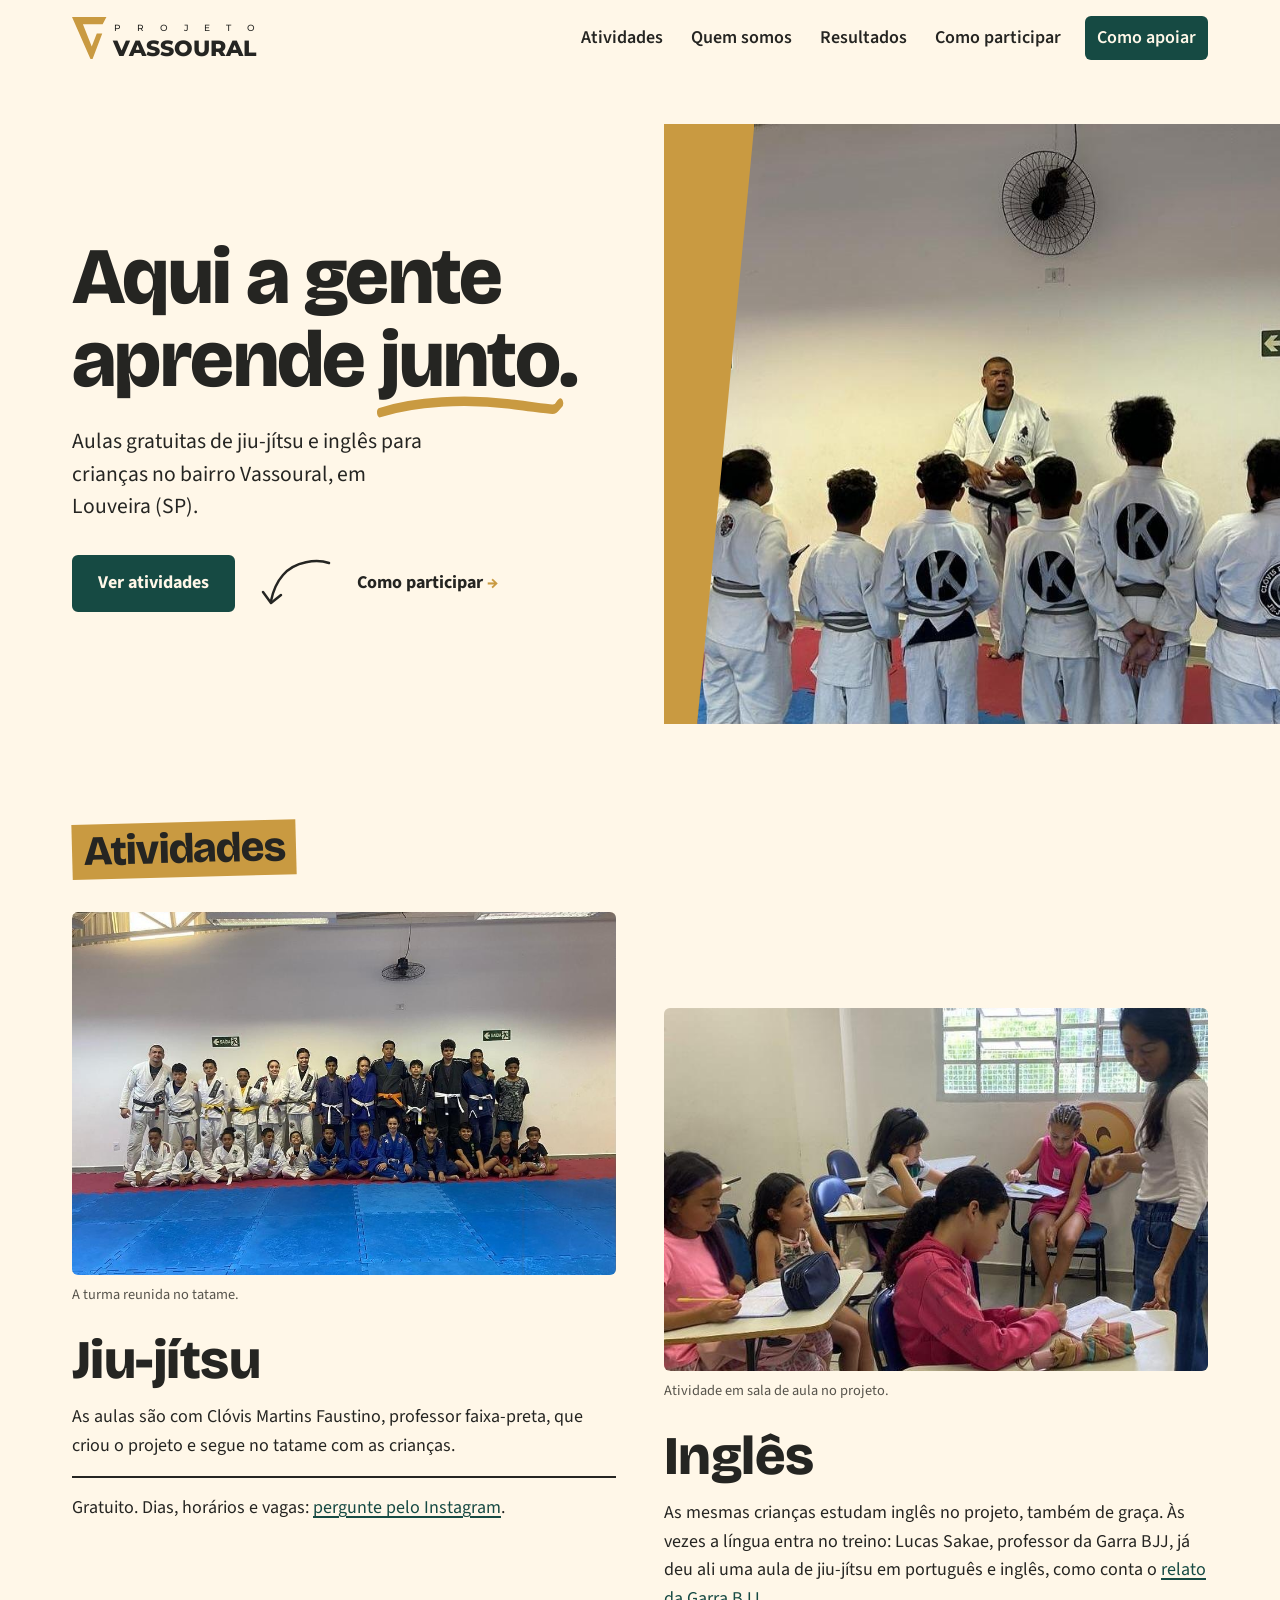
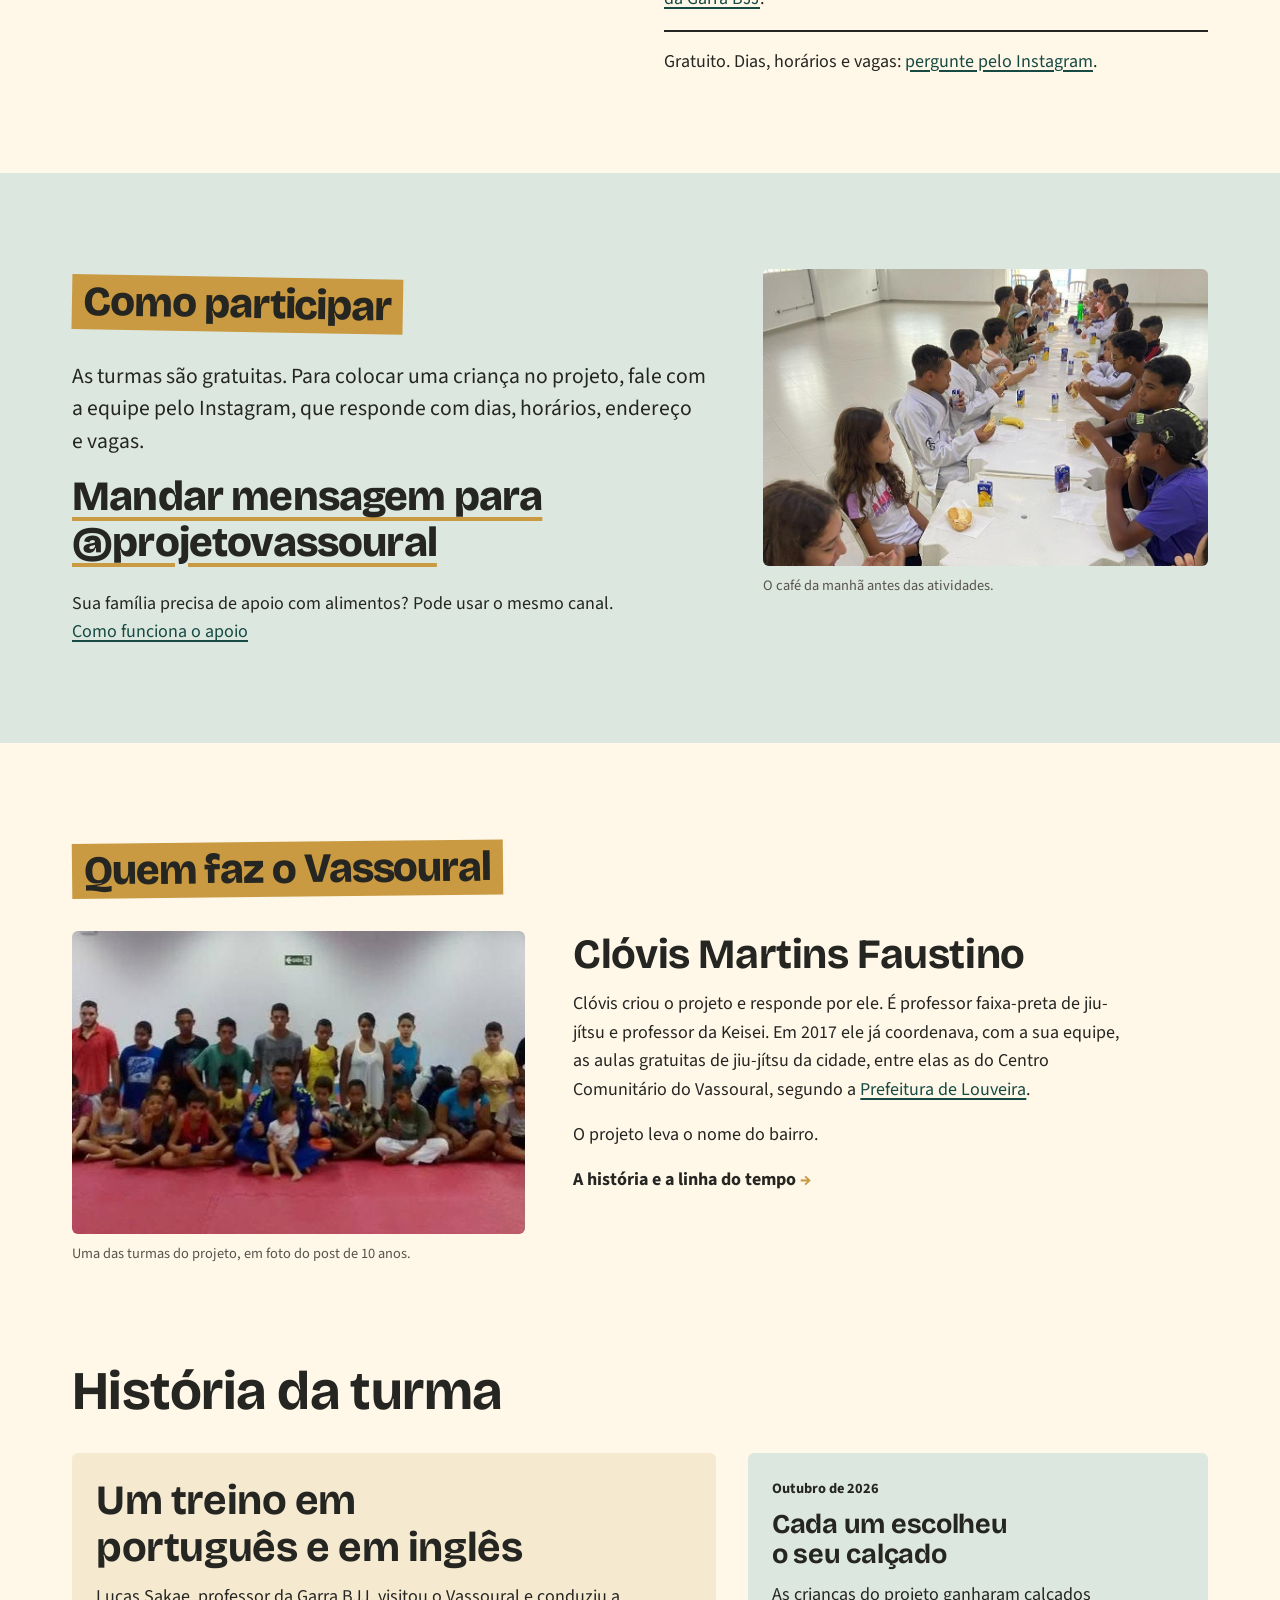
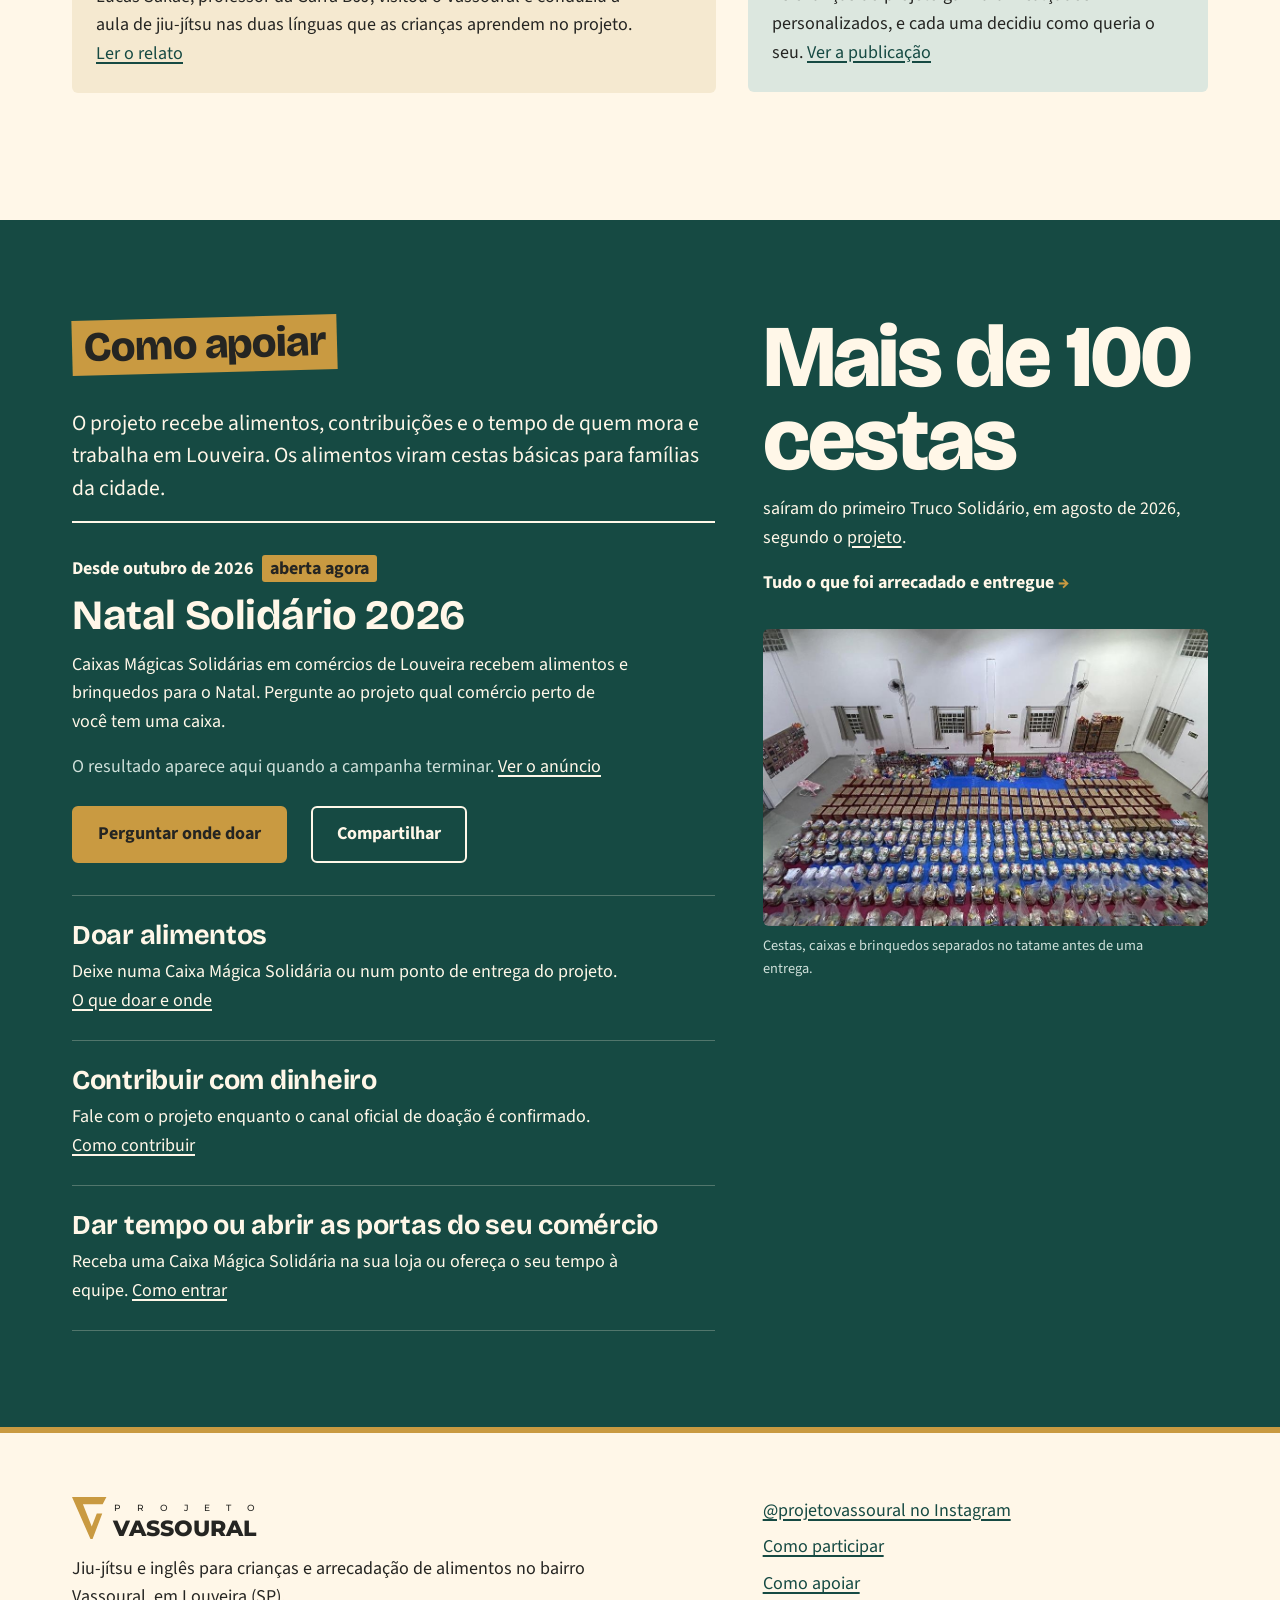
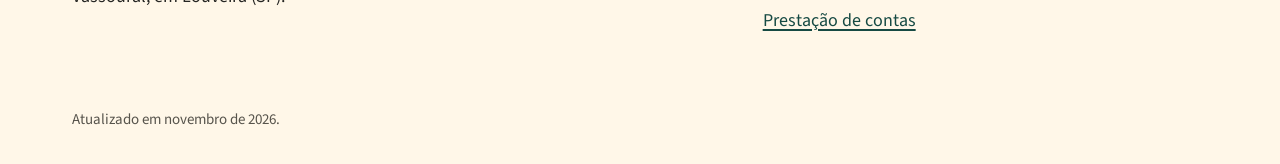
<file: index.html>
<!doctype html>
<html lang="pt-BR">
<head>
<meta charset="utf-8">
<meta name="viewport" content="width=device-width, initial-scale=1">
<title>Projeto Vassoural · Jiu-jítsu e inglês para crianças em Louveira</title>
<meta name="robots" content="noindex"><!-- tirar quando o site for validado -->
<meta name="description" content="Aulas gratuitas de jiu-jítsu e inglês para crianças no bairro Vassoural, em Louveira (SP), e arrecadação de alimentos para famílias da cidade.">
<script>(function(){var m=/[?&]previa=(1|0)/.exec(location.search),v=m&&m[1];try{if(m)sessionStorage.setItem("previa",m[1]);v=sessionStorage.getItem("previa");}catch(e){}if(v==="1")document.documentElement.classList.add("previa");})();</script>
<link rel="preconnect" href="https://fonts.googleapis.com">
<link rel="preconnect" href="https://fonts.gstatic.com" crossorigin>
<link rel="stylesheet" href="https://fonts.googleapis.com/css2?family=Bricolage+Grotesque:opsz,wght@12..96,600..800&family=Source+Sans+3:ital,wght@0,400..700;1,400&family=Montserrat:wght@500;800&display=swap">
<link rel="stylesheet" href="css/site.css">
<script src="js/dados.js" defer></script>
<script src="js/site.js" defer></script>
</head>
<body>
<a class="pular" href="#conteudo">Pular para o conteúdo</a>
<header class="topo">
  <div class="envoltorio">
    <a class="marca" href="index.html" aria-label="Projeto Vassoural, página inicial">
      <svg viewBox="0 0 440 100" aria-hidden="true"><path fill="#c99a41" d="M0 0H82L73 17H26L47 70L59 39H72L49 100H44Z"/><text x="100" y="33" font-family="Montserrat, sans-serif" font-weight="500" font-size="21" textLength="336" lengthAdjust="spacing" fill="currentColor">PROJETO</text><text x="98" y="94" font-family="Montserrat, sans-serif" font-weight="800" font-size="52" textLength="340" lengthAdjust="spacingAndGlyphs" fill="currentColor">VASSOURAL</text></svg>
    </a>
    <nav class="nav" aria-label="Principal">
      <button class="menu-botao" type="button" aria-expanded="false" aria-controls="nav-extra">Menu</button>
      <div class="nav-extra" id="nav-extra">
        <a href="index.html#atividades">Atividades</a>
        <a href="quem-somos.html">Quem somos</a>
        <a href="resultados.html">Resultados</a>
      </div>
      <a class="nav-participar" href="participar.html">Como participar</a>
      <a class="nav-apoiar" href="apoiar.html">Como apoiar</a>
    </nav>
  </div>
</header>

<main id="conteudo">

  <section class="abertura" aria-labelledby="titulo">
    <div class="envoltorio">
      <div>
        <h1 id="titulo">Aqui a gente aprende <span class="marcado">junto<svg viewBox="0 0 200 16" preserveAspectRatio="none" aria-hidden="true"><path d="M3 11C40 4 95 2 148 6S188 10 197 5" fill="none" stroke="#c99a41" stroke-width="6" stroke-linecap="round"/></svg></span>.</h1>
        <p class="lead">Aulas gratuitas de jiu-jítsu e inglês para crianças no bairro Vassoural, em Louveira (SP).</p>
        <div class="botoes">
          <a class="botao" href="#atividades">Ver atividades</a>
          <svg class="seta-mao" viewBox="0 0 74 54" aria-hidden="true"><path d="M70 6C58 2 36 4 24 18 17 26 14 34 12 44" fill="none" stroke="currentColor" stroke-width="2.5" stroke-linecap="round"/><path d="M4 35 12 46 22 38" fill="none" stroke="currentColor" stroke-width="2.5" stroke-linecap="round" stroke-linejoin="round"/></svg>
          <a class="link-seta" href="participar.html">Como participar</a>
        </div>
      </div>
      <figure class="abertura-foto" data-foto-nota="Foto 1 · provisória do Instagram">
        <img src="img/treino-roda.jpg" alt="Professor de quimono conversa com uma fila de crianças de quimono branco no tatame" width="945" height="722" style="object-position:50% 72%">
      </figure>
    </div>
  </section>

  <section class="secao envoltorio" id="atividades" aria-labelledby="atividades-titulo">
    <h2 id="atividades-titulo" class="titulo-fita"><span class="fita">Atividades</span></h2>
    <div class="atividades">
      <article class="atividade">
        <figure class="foto" data-foto-nota="Foto 2 · provisória do Instagram"><img src="img/turma-tatame.jpg" alt="Turma de crianças e adolescentes de quimono posa no tatame azul e vermelho com o professor" width="947" height="724" loading="lazy"><figcaption>A turma reunida no tatame.</figcaption></figure>
        <h3>Jiu-jítsu</h3>
        <p>As aulas são com Clóvis Martins Faustino, professor faixa-preta, que criou o projeto e segue no tatame com as crianças.</p>
        <p class="pratico" data-turma="jiu-jitsu"></p>
      </article>
      <article class="atividade">
        <figure class="foto" data-foto-nota="Foto 3 · provisória do Instagram"><img src="img/aula-ingles.jpg" alt="Crianças escrevem em carteiras numa sala de aula, acompanhadas por uma professora" width="720" height="541" loading="lazy"><figcaption>Atividade em sala de aula no projeto.</figcaption></figure>
        <h3>Inglês</h3>
        <p>As mesmas crianças estudam inglês no projeto, também de graça. Às vezes a língua entra no treino: Lucas Sakae, professor da Garra BJJ, já deu ali uma aula de jiu-jítsu em português e inglês, como conta o <a data-fonte="garra-relato">relato da Garra BJJ</a>.</p>
        <p class="pratico" data-turma="ingles"></p>
      </article>
    </div>
    <p class="apoio" data-pendente="outras atividades confirmadas pela equipe (oficinas etc.), com foto no mesmo recorte" style="margin-top:48px">[Outras atividades do projeto]</p>
  </section>

  <section class="secao faixa-nevoa" aria-labelledby="participar-titulo">
    <div class="envoltorio grade">
      <div class="c-7">
        <h2 id="participar-titulo" class="titulo-fita giro-direita"><span class="fita">Como participar</span></h2>
        <p class="lead">As turmas são gratuitas. Para colocar uma criança no projeto, fale com a equipe pelo Instagram, que responde com dias, horários, endereço e vagas.</p>
        <ul class="turmas" id="turmas"></ul>
        <p class="contato-grande"><a data-contato="mensagem" href="https://ig.me/m/projetovassoural" rel="noopener">Mandar mensagem para @projetovassoural</a></p>
        <p>Sua família precisa de apoio com alimentos? Pode usar o mesmo canal. <a href="participar.html#apoio">Como funciona o apoio</a></p>
      </div>
      <div class="c-5">
        <figure class="foto" data-foto-nota="Foto 4 · provisória do Instagram (falta a da entrada)"><img src="img/cafe-da-manha.jpg" alt="Crianças tomam café da manhã numa mesa comprida, algumas de quimono" width="945" height="722" loading="lazy"><figcaption>O café da manhã antes das atividades.</figcaption></figure>
      </div>
    </div>
  </section>

  <section class="secao envoltorio" aria-labelledby="quem-titulo">
    <h2 id="quem-titulo" class="titulo-fita giro-leve"><span class="fita">Quem faz o Vassoural</span></h2>
    <div class="pessoa">
      <figure class="foto" data-foto-nota="Foto 5 · provisória do Instagram (falta o retrato de Clóvis)"><img src="img/turma-inicio.jpg" alt="Grupo de crianças e adolescentes posa no tatame vermelho com um professor de quimono azul" width="785" height="523" loading="lazy"><figcaption>Uma das turmas do projeto, em foto do post de 10 anos.</figcaption></figure>
      <div>
        <h3>Clóvis Martins Faustino</h3>
        <p>Clóvis criou o projeto e responde por ele. É professor faixa-preta de jiu-jítsu e professor da Keisei. Em 2017 ele já coordenava, com a sua equipe, as aulas gratuitas de jiu-jítsu da cidade, entre elas as do Centro Comunitário do Vassoural, segundo a <a data-fonte="prefeitura-clovis-2017">Prefeitura de Louveira</a>.</p>
        <p>O projeto leva o nome do bairro. <span data-pendente="a história de como surgiu o nome, contada pela equipe">[Como surgiu o nome Projeto Vassoural]</span></p>
        <p data-pendente="equipe atual: professores, voluntários e responsáveis pelas cestas">[Quem divide o trabalho com Clóvis hoje]</p>
        <p><a class="link-seta" href="quem-somos.html">A história e a linha do tempo</a></p>
      </div>
    </div>

    <h3 style="font-size:var(--t-3xl);margin:96px 0 32px">História da turma</h3>
    <div class="historias">
      <article class="historia historia--grande">
        <div class="foto-vaga" role="img" aria-label="Espaço da foto da aula bilíngue" data-pendente="Foto 6: foto da visita de Lucas Sakae">[Foto: Lucas Sakae com a turma]</div>
        <div class="historia-corpo">
          <p class="historia-data" data-pendente="data da visita">[Data]</p>
          <h3>Um treino em português e em inglês</h3>
          <p>Lucas Sakae, professor da Garra BJJ, visitou o Vassoural e conduziu a aula de jiu-jítsu nas duas línguas que as crianças aprendem no projeto. <a data-fonte="garra-relato">Ler o relato</a></p>
        </div>
      </article>
      <article class="historia historia--nevoa">
        <div class="historia-corpo">
          <p class="historia-data">Outubro de 2026</p>
          <h3>Cada um escolheu o seu calçado</h3>
          <p>As crianças do projeto ganharam calçados personalizados, e cada uma decidiu como queria o seu. <a data-fonte="acao-outubro-2026">Ver a publicação</a></p>
        </div>
      </article>
      <article class="historia historia--carvao" data-pendente="relato curto de uma criança ou responsável, autorizado para o site">
        <div class="historia-corpo">
          <p class="historia-data">[Nome, idade, turma]</p>
          <h3>[Na voz da turma]</h3>
          <p>[Um relato curto sobre a primeira aula, uma conquista no tatame ou algo feito na aula de inglês.]</p>
        </div>
      </article>
    </div>
  </section>

  <section class="secao faixa-petroleo" aria-labelledby="apoiar-titulo">
    <div class="envoltorio grade">
      <div class="c-7">
        <h2 id="apoiar-titulo" class="titulo-fita"><span class="fita">Como apoiar</span></h2>
        <p class="lead">O projeto recebe alimentos, contribuições e o tempo de quem mora e trabalha em Louveira. Os alimentos viram cestas básicas para famílias da cidade.</p>
        <div id="campanha-destaque"></div>
        <ul class="formas">
          <li><h3>Doar alimentos</h3><p>Deixe numa Caixa Mágica Solidária ou num ponto de entrega do projeto. <a href="apoiar.html#alimentos">O que doar e onde</a></p></li>
          <li><h3>Contribuir com dinheiro</h3><p>Fale com o projeto enquanto o canal oficial de doação é confirmado. <a href="apoiar.html#dinheiro">Como contribuir</a></p></li>
          <li><h3>Dar tempo ou abrir as portas do seu comércio</h3><p>Receba uma Caixa Mágica Solidária na sua loja ou ofereça o seu tempo à equipe. <a href="apoiar.html#tempo">Como entrar</a></p></li>
        </ul>
      </div>
      <div class="c-5">
        <p class="numero-grande">Mais de 100 cestas</p>
        <p>saíram do primeiro Truco Solidário, em agosto de 2026, segundo o <a data-fonte="truco-2026">projeto</a>.</p>
        <p data-pendente="como o torneio virou arrecadação e quem recebeu as cestas">[Como o torneio virou arrecadação e para quem foram as cestas]</p>
        <p><a class="link-seta" href="resultados.html">Tudo o que foi arrecadado e entregue</a></p>
        <figure class="foto" style="margin-top:32px" data-foto-nota="Foto 7 · provisória do Instagram"><img src="img/cestas-natal.jpg" alt="Cestas de alimentos, caixas e brinquedos enfileirados no tatame, vistos de cima" width="947" height="724" loading="lazy"><figcaption>Cestas, caixas e brinquedos separados no tatame antes de uma entrega.</figcaption></figure>
      </div>
    </div>
  </section>

</main>

<footer class="rodape">
  <div class="envoltorio grade">
    <div class="c-7">
      <a class="marca" href="index.html" aria-label="Projeto Vassoural, página inicial">
        <svg viewBox="0 0 440 100" aria-hidden="true"><path fill="#c99a41" d="M0 0H82L73 17H26L47 70L59 39H72L49 100H44Z"/><text x="100" y="33" font-family="Montserrat, sans-serif" font-weight="500" font-size="21" textLength="336" lengthAdjust="spacing" fill="currentColor">PROJETO</text><text x="98" y="94" font-family="Montserrat, sans-serif" font-weight="800" font-size="52" textLength="340" lengthAdjust="spacingAndGlyphs" fill="currentColor">VASSOURAL</text></svg>
      </a>
      <p>Jiu-jítsu e inglês para crianças e arrecadação de alimentos no bairro Vassoural, em Louveira (SP).</p>
    </div>
    <div class="c-5">
      <ul>
        <li><a data-contato="instagram" href="https://www.instagram.com/projetovassoural/" rel="noopener">@projetovassoural no Instagram</a></li>
        <li><a href="participar.html">Como participar</a></li>
        <li><a href="apoiar.html">Como apoiar</a></li>
        <li><a href="resultados.html#contas">Prestação de contas</a></li>
        <li class="so-previa"><a href="pendencias.html">Pendências da prévia</a></li>
      </ul>
    </div>
    <small class="c-12">Atualizado em novembro de 2026.</small>
  </div>
</footer>
</body>
</html>
</file>
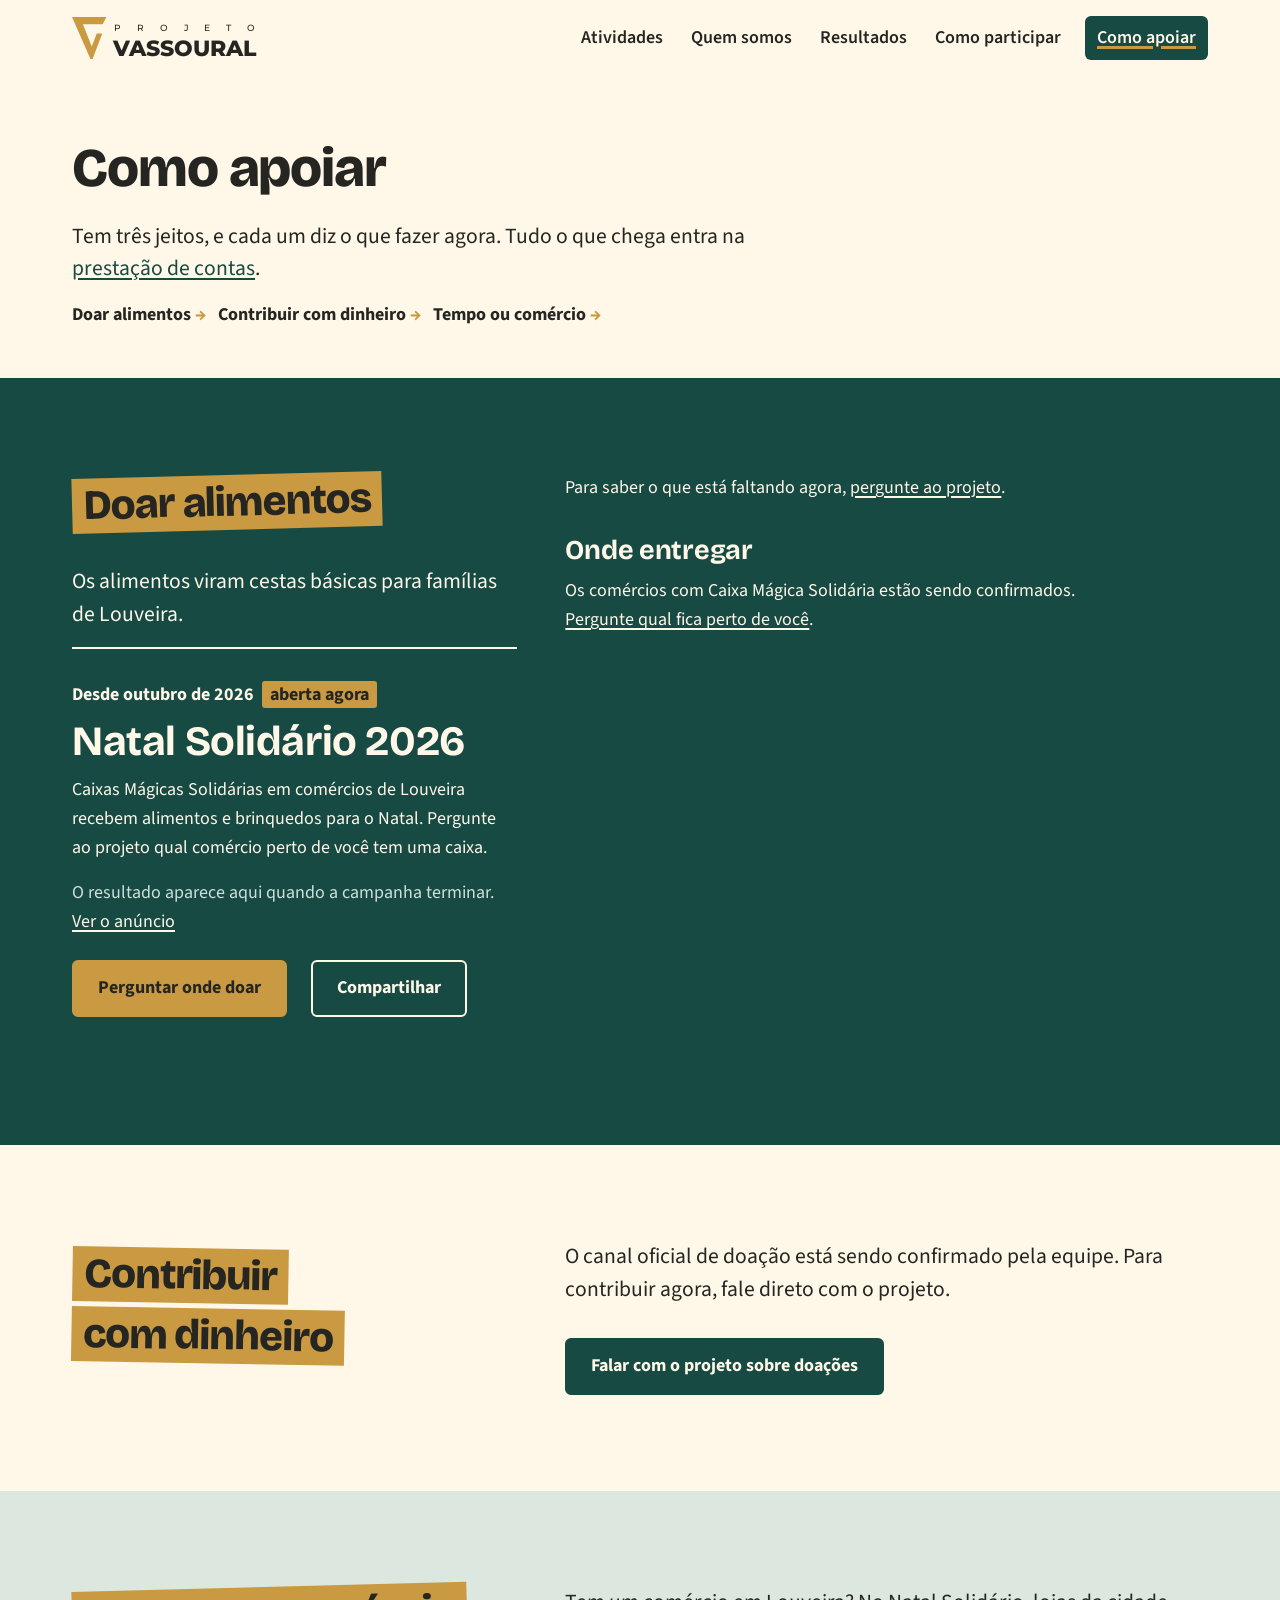
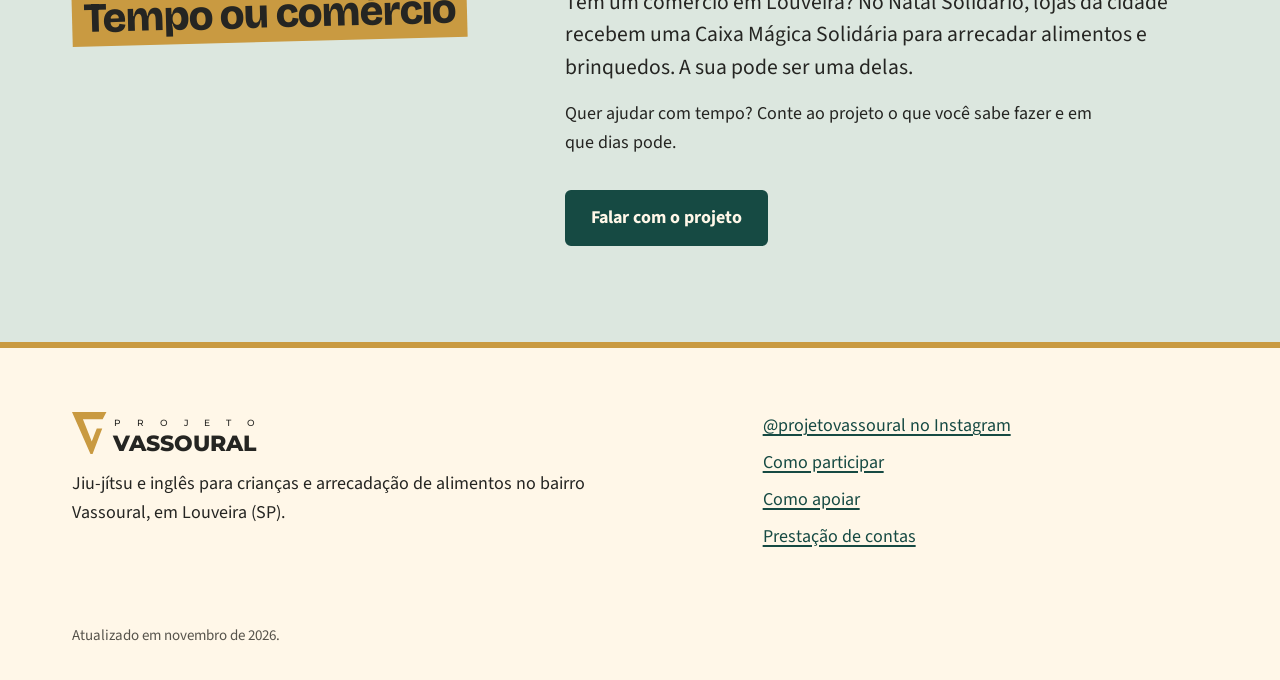
<file: apoiar.html>
<!doctype html>
<html lang="pt-BR">
<head>
<meta charset="utf-8">
<meta name="viewport" content="width=device-width, initial-scale=1">
<title>Como apoiar · Projeto Vassoural</title>
<meta name="robots" content="noindex"><!-- tirar quando o site for validado -->
<meta name="description" content="Doe alimentos, contribua com dinheiro ou ofereça tempo e o seu comércio ao Projeto Vassoural, em Louveira (SP).">
<script>(function(){var m=/[?&]previa=(1|0)/.exec(location.search),v=m&&m[1];try{if(m)sessionStorage.setItem("previa",m[1]);v=sessionStorage.getItem("previa");}catch(e){}if(v==="1")document.documentElement.classList.add("previa");})();</script>
<link rel="preconnect" href="https://fonts.googleapis.com">
<link rel="preconnect" href="https://fonts.gstatic.com" crossorigin>
<link rel="stylesheet" href="https://fonts.googleapis.com/css2?family=Bricolage+Grotesque:opsz,wght@12..96,600..800&family=Source+Sans+3:ital,wght@0,400..700;1,400&family=Montserrat:wght@500;800&display=swap">
<link rel="stylesheet" href="css/site.css">
<script src="js/dados.js" defer></script>
<script src="js/site.js" defer></script>
</head>
<body>
<a class="pular" href="#conteudo">Pular para o conteúdo</a>
<header class="topo">
  <div class="envoltorio">
    <a class="marca" href="index.html" aria-label="Projeto Vassoural, página inicial">
      <svg viewBox="0 0 440 100" aria-hidden="true"><path fill="#c99a41" d="M0 0H82L73 17H26L47 70L59 39H72L49 100H44Z"/><text x="100" y="33" font-family="Montserrat, sans-serif" font-weight="500" font-size="21" textLength="336" lengthAdjust="spacing" fill="currentColor">PROJETO</text><text x="98" y="94" font-family="Montserrat, sans-serif" font-weight="800" font-size="52" textLength="340" lengthAdjust="spacingAndGlyphs" fill="currentColor">VASSOURAL</text></svg>
    </a>
    <nav class="nav" aria-label="Principal">
      <button class="menu-botao" type="button" aria-expanded="false" aria-controls="nav-extra">Menu</button>
      <div class="nav-extra" id="nav-extra">
        <a href="index.html#atividades">Atividades</a>
        <a href="quem-somos.html">Quem somos</a>
        <a href="resultados.html">Resultados</a>
      </div>
      <a class="nav-participar" href="participar.html">Como participar</a>
      <a class="nav-apoiar" href="apoiar.html" aria-current="page">Como apoiar</a>
    </nav>
  </div>
</header>

<main id="conteudo">


  <section class="secao--curta envoltorio" style="padding-top:64px">
    <h1 style="font-size:var(--t-3xl);max-width:16ch">Como apoiar</h1>
    <p class="lead" style="margin-top:24px">Tem três jeitos, e cada um diz o que fazer agora. Tudo o que chega entra na <a href="resultados.html#contas">prestação de contas</a>.</p>
    <p style="margin-top:16px"><a class="link-seta" href="#alimentos">Doar alimentos</a> &nbsp; <a class="link-seta" href="#dinheiro">Contribuir com dinheiro</a> &nbsp; <a class="link-seta" href="#tempo">Tempo ou comércio</a></p>
  </section>

  <section class="secao faixa-petroleo" id="alimentos" aria-labelledby="alimentos-titulo">
    <div class="envoltorio grade">
      <div class="c-5">
        <h2 id="alimentos-titulo" class="titulo-fita"><span class="fita">Doar alimentos</span></h2>
        <p class="lead">Os alimentos viram cestas básicas para famílias de Louveira.</p>
        <div id="campanha-destaque"></div>
      </div>
      <div class="c-7">
        <div data-itens data-pendente="lista de itens aceitos confirmada pela equipe (a lista abaixo é uma sugestão)">
          <h3 style="margin-bottom:12px">O que doar</h3>
          <ul class="itens" id="itens-aceitos"></ul>
        </div>
        <p id="itens-publico">Para saber o que está faltando agora, <a data-contato="mensagem" href="https://ig.me/m/projetovassoural" rel="noopener">pergunte ao projeto</a>.</p>
        <h3 id="pontos" style="margin:32px 0 12px">Onde entregar</h3>
        <ul class="pontos" id="pontos-entrega"></ul>
        <p id="pontos-vazio">Os comércios com Caixa Mágica Solidária estão sendo confirmados. <a data-contato="mensagem" href="https://ig.me/m/projetovassoural" rel="noopener">Pergunte qual fica perto de você</a>.</p>
      </div>
    </div>
  </section>

  <section class="secao envoltorio" id="dinheiro" aria-labelledby="dinheiro-titulo">
    <div class="grade">
      <div class="c-5">
        <h2 id="dinheiro-titulo" class="titulo-fita giro-direita"><span class="fita">Contribuir com dinheiro</span></h2>
      </div>
      <div class="c-7">
        <div id="pix"></div>
        <div id="pix-publico">
          <p class="lead">O canal oficial de doação está sendo confirmado pela equipe. Para contribuir agora, fale direto com o projeto.</p>
          <div class="botoes"><a class="botao" data-contato="mensagem" href="https://ig.me/m/projetovassoural" rel="noopener">Falar com o projeto sobre doações</a></div>
        </div>
        <p class="so-previa apoio" data-pendente="titular e chave do Pix (ou link de pagamento); ativar em js/dados.js → pix" style="margin-top:24px">Quando o Pix for ativado, aqui aparecem o nome do recebedor, o QR Code e o botão Copiar código Pix.</p>
        <div id="apoio-mensal" data-pendente="apoio mensal, se a equipe aprovar" style="margin-top:48px">
          <h3 style="margin-bottom:12px">Apoio todo mês</h3>
          <p data-texto>Uma contribuição fixa ajuda o projeto a planejar as atividades com antecedência, sabendo com quanto pode contar antes de cada campanha.</p>
          <a class="botao botao--linha" data-link href="#" hidden>Quero apoiar todo mês</a>
        </div>
      </div>
    </div>
  </section>

  <section class="secao faixa-nevoa" id="tempo" aria-labelledby="tempo-titulo">
    <div class="envoltorio grade">
      <div class="c-5">
        <h2 id="tempo-titulo" class="titulo-fita"><span class="fita">Tempo ou comércio</span></h2>
      </div>
      <div class="c-7">
        <p class="lead">Tem um comércio em Louveira? No Natal Solidário, lojas da cidade recebem uma Caixa Mágica Solidária para arrecadar alimentos e brinquedos. A sua pode ser uma delas.</p>
        <p>Quer ajudar com tempo? Conte ao projeto o que você sabe fazer e em que dias pode.</p>
        <p class="apoio" data-pendente="funções de voluntariado abertas e quem coordena">[Funções abertas agora e quem coordena os voluntários]</p>
        <div class="botoes"><a class="botao" data-contato="mensagem" href="https://ig.me/m/projetovassoural" rel="noopener">Falar com o projeto</a></div>
      </div>
    </div>
  </section>

</main>

<footer class="rodape">
  <div class="envoltorio grade">
    <div class="c-7">
      <a class="marca" href="index.html" aria-label="Projeto Vassoural, página inicial">
        <svg viewBox="0 0 440 100" aria-hidden="true"><path fill="#c99a41" d="M0 0H82L73 17H26L47 70L59 39H72L49 100H44Z"/><text x="100" y="33" font-family="Montserrat, sans-serif" font-weight="500" font-size="21" textLength="336" lengthAdjust="spacing" fill="currentColor">PROJETO</text><text x="98" y="94" font-family="Montserrat, sans-serif" font-weight="800" font-size="52" textLength="340" lengthAdjust="spacingAndGlyphs" fill="currentColor">VASSOURAL</text></svg>
      </a>
      <p>Jiu-jítsu e inglês para crianças e arrecadação de alimentos no bairro Vassoural, em Louveira (SP).</p>
    </div>
    <div class="c-5">
      <ul>
        <li><a data-contato="instagram" href="https://www.instagram.com/projetovassoural/" rel="noopener">@projetovassoural no Instagram</a></li>
        <li><a href="participar.html">Como participar</a></li>
        <li><a href="apoiar.html">Como apoiar</a></li>
        <li><a href="resultados.html#contas">Prestação de contas</a></li>
        <li class="so-previa"><a href="pendencias.html">Pendências da prévia</a></li>
      </ul>
    </div>
    <small class="c-12">Atualizado em novembro de 2026.</small>
  </div>
</footer>
</body>
</html>
</file>
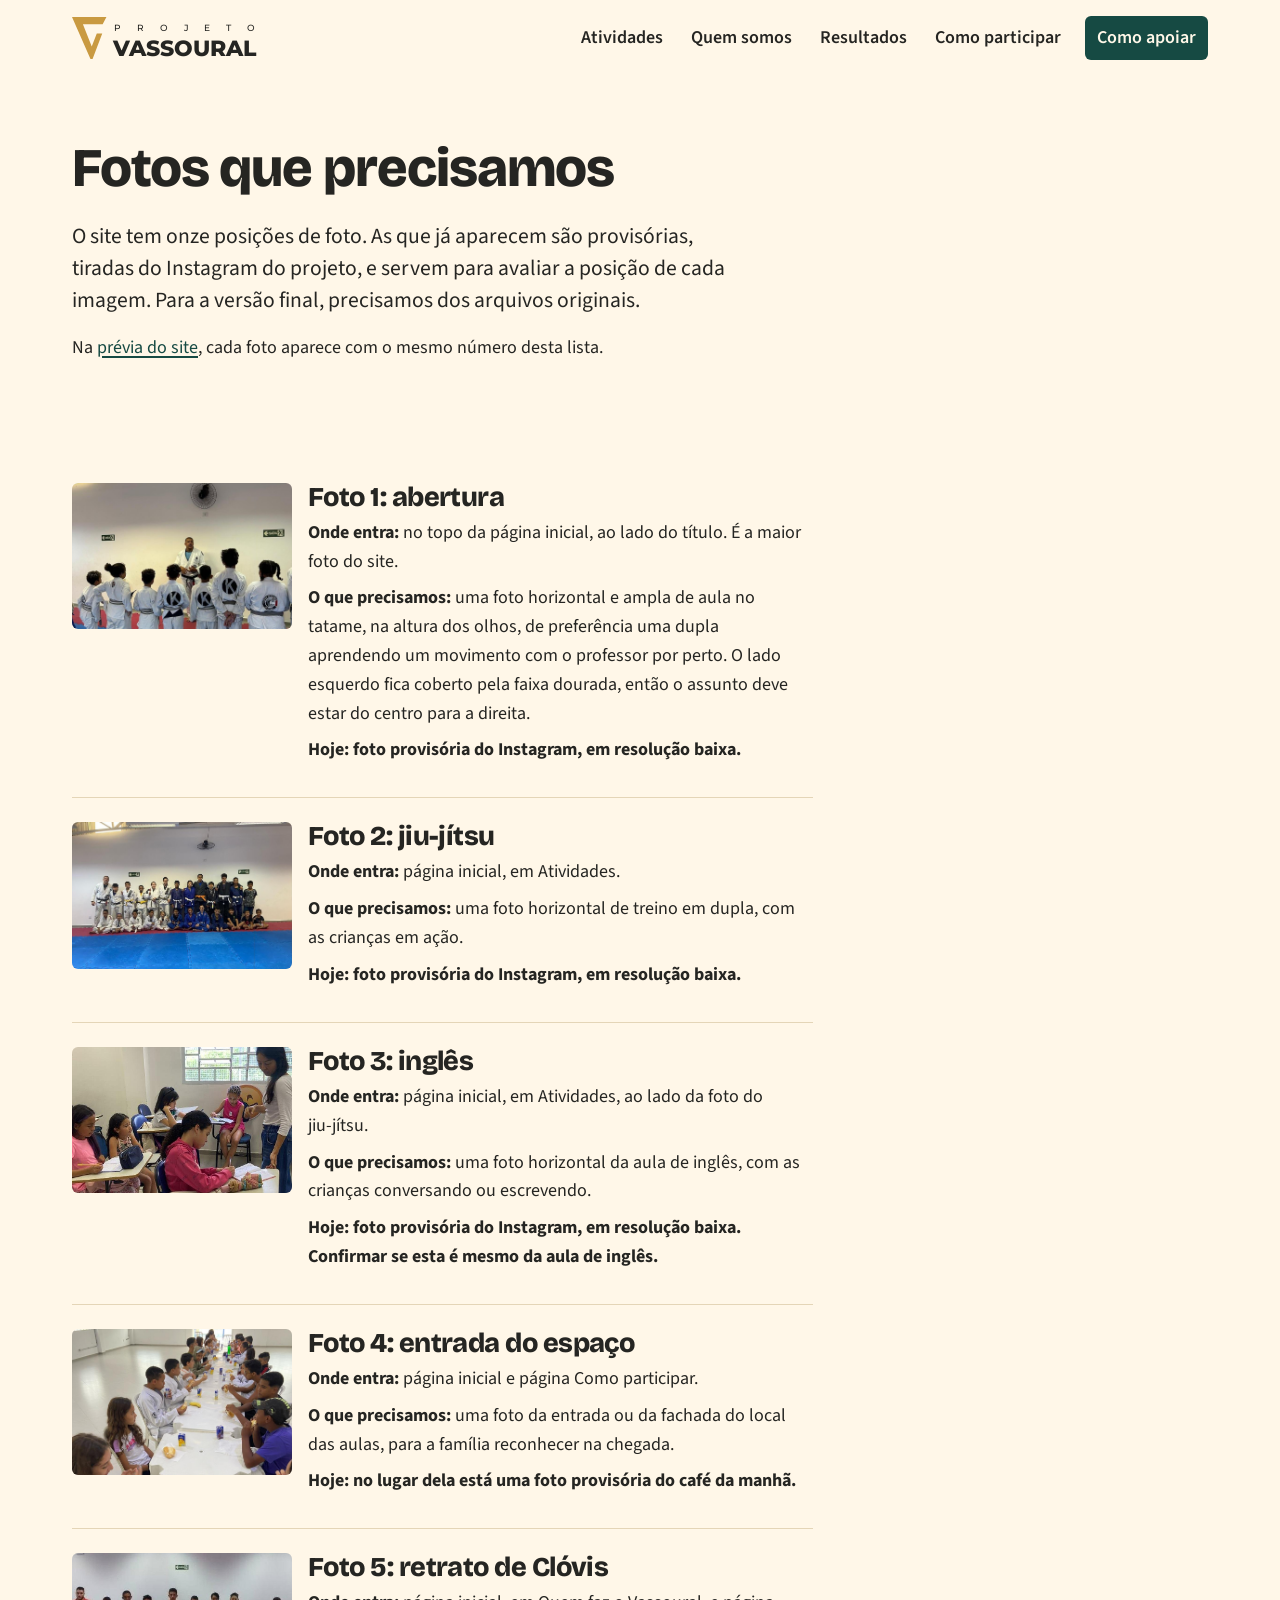
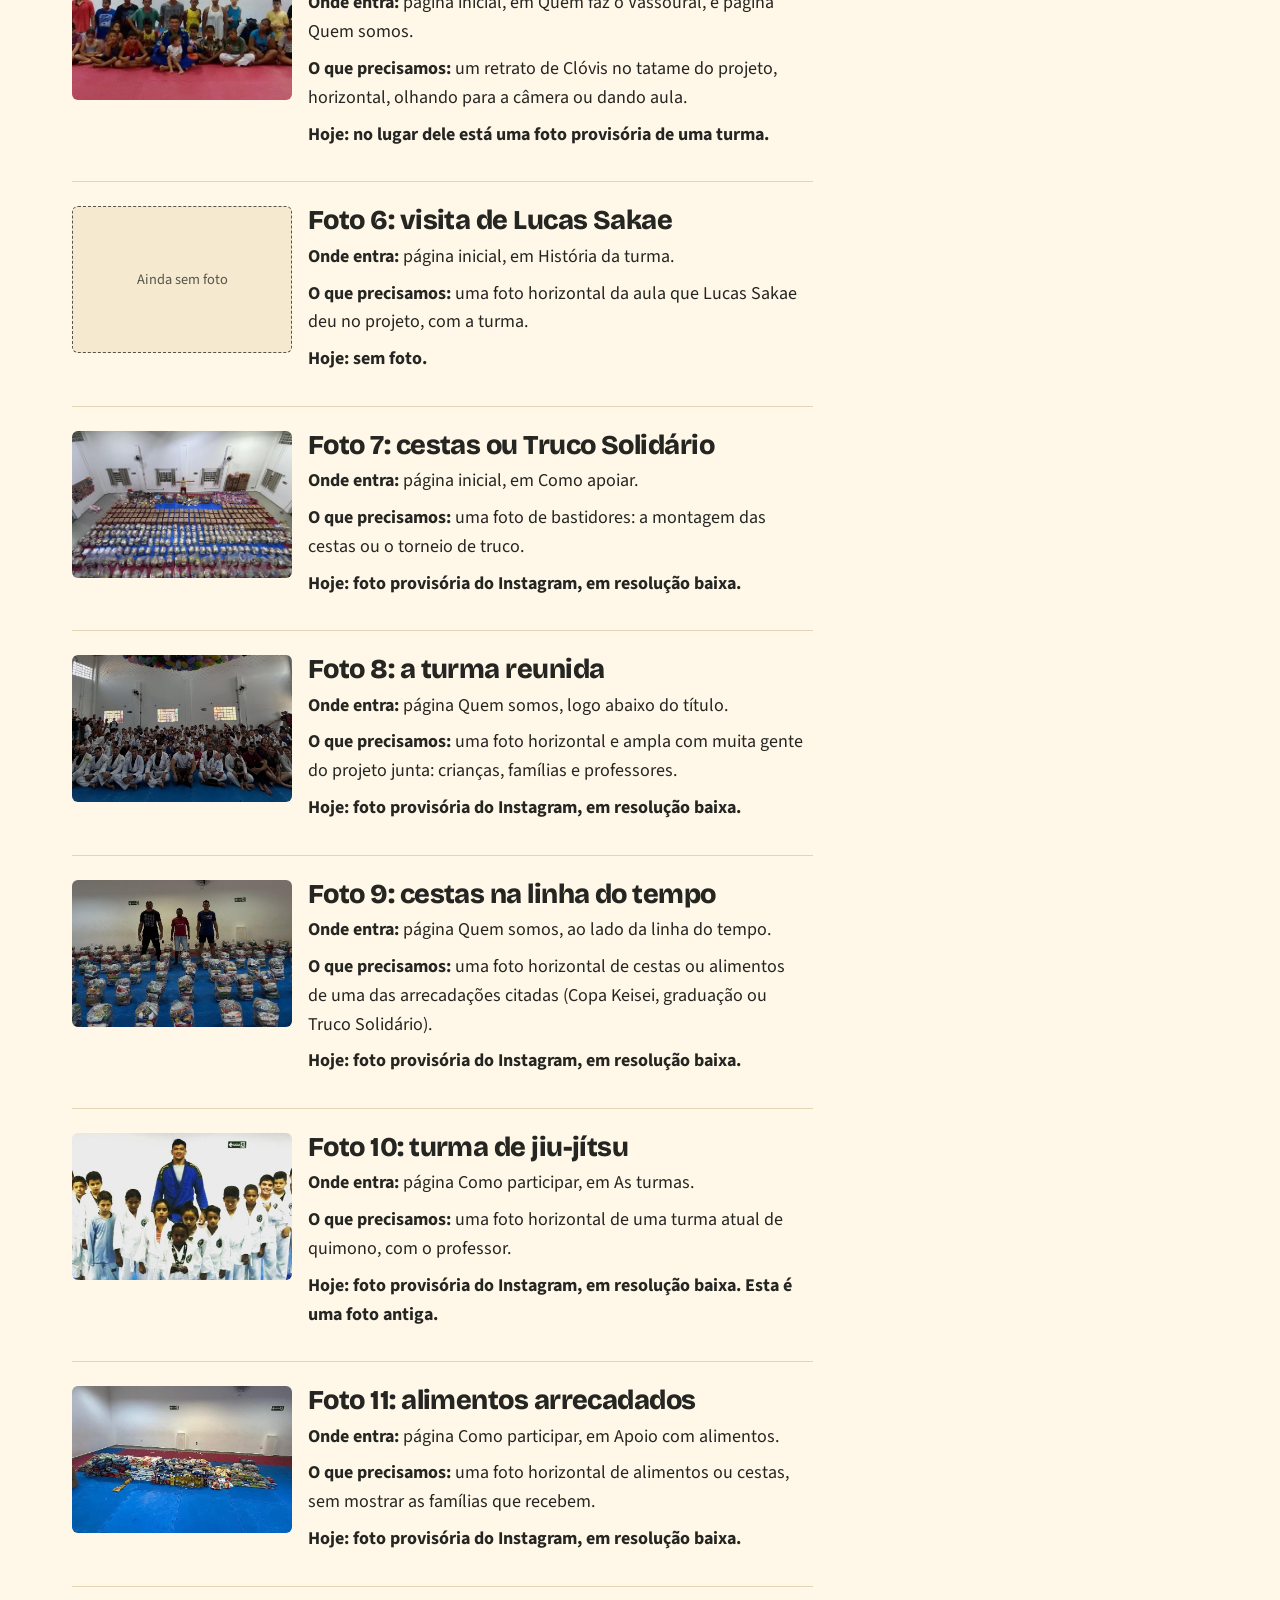
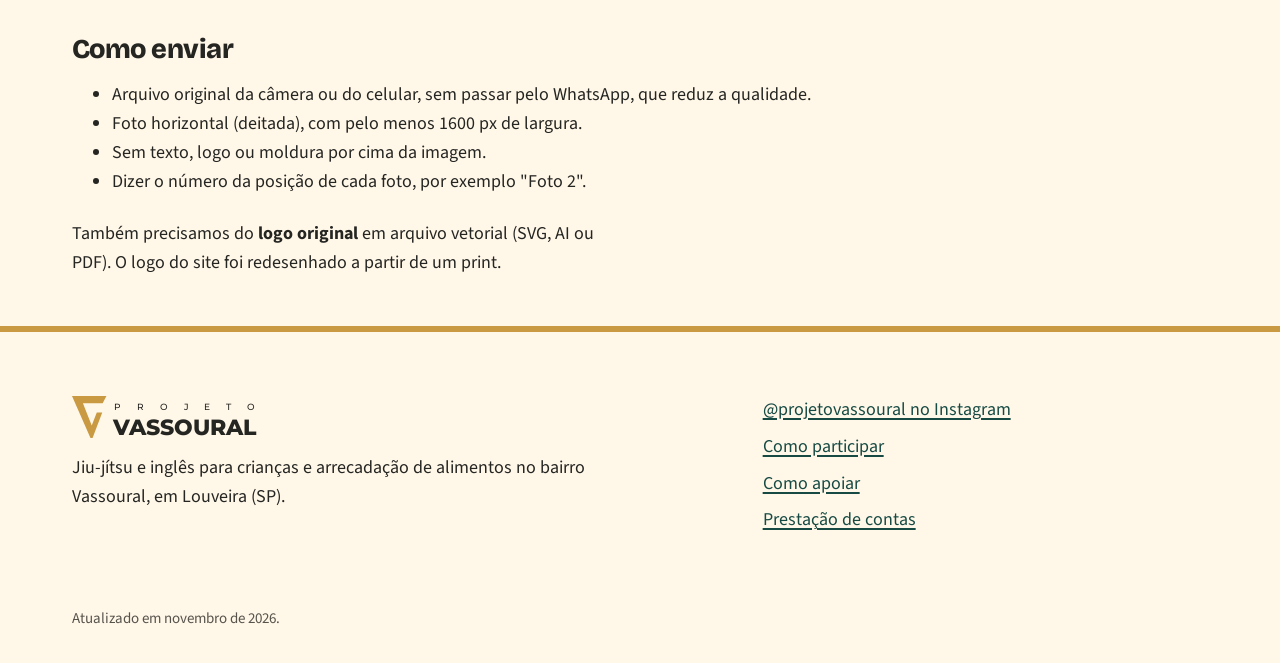
<file: fotos.html>
<!doctype html>
<html lang="pt-BR">
<head>
<meta charset="utf-8">
<meta name="viewport" content="width=device-width, initial-scale=1">
<title>Fotos que precisamos · Projeto Vassoural</title>
<meta name="robots" content="noindex">
<meta name="description" content="Lista das fotos que o site do Projeto Vassoural precisa, com a posição de cada uma.">
<script>(function(){var m=/[?&]previa=(1|0)/.exec(location.search),v=m&&m[1];try{if(m)sessionStorage.setItem("previa",m[1]);v=sessionStorage.getItem("previa");}catch(e){}if(v==="1")document.documentElement.classList.add("previa");})();</script>
<link rel="preconnect" href="https://fonts.googleapis.com">
<link rel="preconnect" href="https://fonts.gstatic.com" crossorigin>
<link rel="stylesheet" href="https://fonts.googleapis.com/css2?family=Bricolage+Grotesque:opsz,wght@12..96,600..800&family=Source+Sans+3:ital,wght@0,400..700;1,400&family=Montserrat:wght@500;800&display=swap">
<link rel="stylesheet" href="css/site.css">
<script src="js/dados.js" defer></script>
<script src="js/site.js" defer></script>
</head>
<body>
<a class="pular" href="#conteudo">Pular para o conteúdo</a>
<header class="topo">
  <div class="envoltorio">
    <a class="marca" href="index.html" aria-label="Projeto Vassoural, página inicial">
      <svg viewBox="0 0 440 100" aria-hidden="true"><path fill="#c99a41" d="M0 0H82L73 17H26L47 70L59 39H72L49 100H44Z"/><text x="100" y="33" font-family="Montserrat, sans-serif" font-weight="500" font-size="21" textLength="336" lengthAdjust="spacing" fill="currentColor">PROJETO</text><text x="98" y="94" font-family="Montserrat, sans-serif" font-weight="800" font-size="52" textLength="340" lengthAdjust="spacingAndGlyphs" fill="currentColor">VASSOURAL</text></svg>
    </a>
    <nav class="nav" aria-label="Principal">
      <button class="menu-botao" type="button" aria-expanded="false" aria-controls="nav-extra">Menu</button>
      <div class="nav-extra" id="nav-extra">
        <a href="index.html#atividades">Atividades</a>
        <a href="quem-somos.html">Quem somos</a>
        <a href="resultados.html">Resultados</a>
      </div>
      <a class="nav-participar" href="participar.html">Como participar</a>
      <a class="nav-apoiar" href="apoiar.html">Como apoiar</a>
    </nav>
  </div>
</header>

<main id="conteudo">

  <section class="secao--curta envoltorio" style="padding-top:64px">
    <h1 style="font-size:var(--t-3xl);max-width:18ch">Fotos que precisamos</h1>
    <p class="lead" style="margin-top:24px">O site tem onze posições de foto. As que já aparecem são provisórias, tiradas do Instagram do projeto, e servem para avaliar a posição de cada imagem. Para a versão final, precisamos dos arquivos originais.</p>
    <p style="margin-top:16px">Na <a href="index.html?previa=1">prévia do site</a>, cada foto aparece com o mesmo número desta lista.</p>
  </section>

  <section class="secao--curta envoltorio grade">
    <div class="c-8">
    <ul class="lista-fotos">
      <li>
        <img src="img/treino-roda.jpg" alt="Foto provisória da abertura" loading="lazy">
        <div>
          <h2>Foto 1: abertura</h2>
          <p><strong>Onde entra:</strong> no topo da página inicial, ao lado do título. É a maior foto do site.</p>
          <p><strong>O que precisamos:</strong> uma foto horizontal e ampla de aula no tatame, na altura dos olhos, de preferência uma dupla aprendendo um movimento com o professor por perto. O lado esquerdo fica coberto pela faixa dourada, então o assunto deve estar do centro para a direita.</p>
          <p class="situacao">Hoje: foto provisória do Instagram, em resolução baixa.</p>
        </div>
      </li>
      <li>
        <img src="img/turma-tatame.jpg" alt="Foto provisória do jiu-jítsu" loading="lazy">
        <div>
          <h2>Foto 2: jiu-jítsu</h2>
          <p><strong>Onde entra:</strong> página inicial, em Atividades.</p>
          <p><strong>O que precisamos:</strong> uma foto horizontal de treino em dupla, com as crianças em ação.</p>
          <p class="situacao">Hoje: foto provisória do Instagram, em resolução baixa.</p>
        </div>
      </li>
      <li>
        <img src="img/aula-ingles.jpg" alt="Foto provisória da aula de inglês" loading="lazy">
        <div>
          <h2>Foto 3: inglês</h2>
          <p><strong>Onde entra:</strong> página inicial, em Atividades, ao lado da foto do jiu-jítsu.</p>
          <p><strong>O que precisamos:</strong> uma foto horizontal da aula de inglês, com as crianças conversando ou escrevendo.</p>
          <p class="situacao">Hoje: foto provisória do Instagram, em resolução baixa. Confirmar se esta é mesmo da aula de inglês.</p>
        </div>
      </li>
      <li>
        <img src="img/cafe-da-manha.jpg" alt="Foto provisória do café da manhã" loading="lazy">
        <div>
          <h2>Foto 4: entrada do espaço</h2>
          <p><strong>Onde entra:</strong> página inicial e página Como participar.</p>
          <p><strong>O que precisamos:</strong> uma foto da entrada ou da fachada do local das aulas, para a família reconhecer na chegada.</p>
          <p class="situacao">Hoje: no lugar dela está uma foto provisória do café da manhã.</p>
        </div>
      </li>
      <li>
        <img src="img/turma-inicio.jpg" alt="Foto provisória no lugar do retrato" loading="lazy">
        <div>
          <h2>Foto 5: retrato de Clóvis</h2>
          <p><strong>Onde entra:</strong> página inicial, em Quem faz o Vassoural, e página Quem somos.</p>
          <p><strong>O que precisamos:</strong> um retrato de Clóvis no tatame do projeto, horizontal, olhando para a câmera ou dando aula.</p>
          <p class="situacao">Hoje: no lugar dele está uma foto provisória de uma turma.</p>
        </div>
      </li>
      <li>
        <div class="sem-foto">Ainda sem foto</div>
        <div>
          <h2>Foto 6: visita de Lucas Sakae</h2>
          <p><strong>Onde entra:</strong> página inicial, em História da turma.</p>
          <p><strong>O que precisamos:</strong> uma foto horizontal da aula que Lucas Sakae deu no projeto, com a turma.</p>
          <p class="situacao">Hoje: sem foto.</p>
        </div>
      </li>
      <li>
        <img src="img/cestas-natal.jpg" alt="Foto provisória das cestas" loading="lazy">
        <div>
          <h2>Foto 7: cestas ou Truco Solidário</h2>
          <p><strong>Onde entra:</strong> página inicial, em Como apoiar.</p>
          <p><strong>O que precisamos:</strong> uma foto de bastidores: a montagem das cestas ou o torneio de truco.</p>
          <p class="situacao">Hoje: foto provisória do Instagram, em resolução baixa.</p>
        </div>
      </li>
      <li>
        <img src="img/turma-10-anos.jpg" alt="Foto provisória da turma reunida" loading="lazy">
        <div>
          <h2>Foto 8: a turma reunida</h2>
          <p><strong>Onde entra:</strong> página Quem somos, logo abaixo do título.</p>
          <p><strong>O que precisamos:</strong> uma foto horizontal e ampla com muita gente do projeto junta: crianças, famílias e professores.</p>
          <p class="situacao">Hoje: foto provisória do Instagram, em resolução baixa.</p>
        </div>
      </li>
      <li>
        <img src="img/cestas-tatame.jpg" alt="Foto provisória das cestas no tatame" loading="lazy">
        <div>
          <h2>Foto 9: cestas na linha do tempo</h2>
          <p><strong>Onde entra:</strong> página Quem somos, ao lado da linha do tempo.</p>
          <p><strong>O que precisamos:</strong> uma foto horizontal de cestas ou alimentos de uma das arrecadações citadas (Copa Keisei, graduação ou Truco Solidário).</p>
          <p class="situacao">Hoje: foto provisória do Instagram, em resolução baixa.</p>
        </div>
      </li>
      <li>
        <img src="img/turma-antiga.jpg" alt="Foto provisória de turma de quimono" loading="lazy">
        <div>
          <h2>Foto 10: turma de jiu-jítsu</h2>
          <p><strong>Onde entra:</strong> página Como participar, em As turmas.</p>
          <p><strong>O que precisamos:</strong> uma foto horizontal de uma turma atual de quimono, com o professor.</p>
          <p class="situacao">Hoje: foto provisória do Instagram, em resolução baixa. Esta é uma foto antiga.</p>
        </div>
      </li>
      <li>
        <img src="img/alimentos-tatame.jpg" alt="Foto provisória dos alimentos" loading="lazy">
        <div>
          <h2>Foto 11: alimentos arrecadados</h2>
          <p><strong>Onde entra:</strong> página Como participar, em Apoio com alimentos.</p>
          <p><strong>O que precisamos:</strong> uma foto horizontal de alimentos ou cestas, sem mostrar as famílias que recebem.</p>
          <p class="situacao">Hoje: foto provisória do Instagram, em resolução baixa.</p>
        </div>
      </li>
    </ul>
    <h2 style="font-size:var(--t-xl);margin-top:48px">Como enviar</h2>
    <ul>
      <li>Arquivo original da câmera ou do celular, sem passar pelo WhatsApp, que reduz a qualidade.</li>
      <li>Foto horizontal (deitada), com pelo menos 1600 px de largura.</li>
      <li>Sem texto, logo ou moldura por cima da imagem.</li>
      <li>Dizer o número da posição de cada foto, por exemplo "Foto 2".</li>
    </ul>
    <p style="margin-top:24px">Também precisamos do <strong>logo original</strong> em arquivo vetorial (SVG, AI ou PDF). O logo do site foi redesenhado a partir de um print.</p>
    </div>
  </section>

</main>

<footer class="rodape">
  <div class="envoltorio grade">
    <div class="c-7">
      <a class="marca" href="index.html" aria-label="Projeto Vassoural, página inicial">
        <svg viewBox="0 0 440 100" aria-hidden="true"><path fill="#c99a41" d="M0 0H82L73 17H26L47 70L59 39H72L49 100H44Z"/><text x="100" y="33" font-family="Montserrat, sans-serif" font-weight="500" font-size="21" textLength="336" lengthAdjust="spacing" fill="currentColor">PROJETO</text><text x="98" y="94" font-family="Montserrat, sans-serif" font-weight="800" font-size="52" textLength="340" lengthAdjust="spacingAndGlyphs" fill="currentColor">VASSOURAL</text></svg>
      </a>
      <p>Jiu-jítsu e inglês para crianças e arrecadação de alimentos no bairro Vassoural, em Louveira (SP).</p>
    </div>
    <div class="c-5">
      <ul>
        <li><a data-contato="instagram" href="https://www.instagram.com/projetovassoural/" rel="noopener">@projetovassoural no Instagram</a></li>
        <li><a href="participar.html">Como participar</a></li>
        <li><a href="apoiar.html">Como apoiar</a></li>
        <li><a href="resultados.html#contas">Prestação de contas</a></li>
        <li class="so-previa"><a href="pendencias.html">Pendências da prévia</a></li>
      </ul>
    </div>
    <small class="c-12">Atualizado em novembro de 2026.</small>
  </div>
</footer>
</body>
</html>
</file>
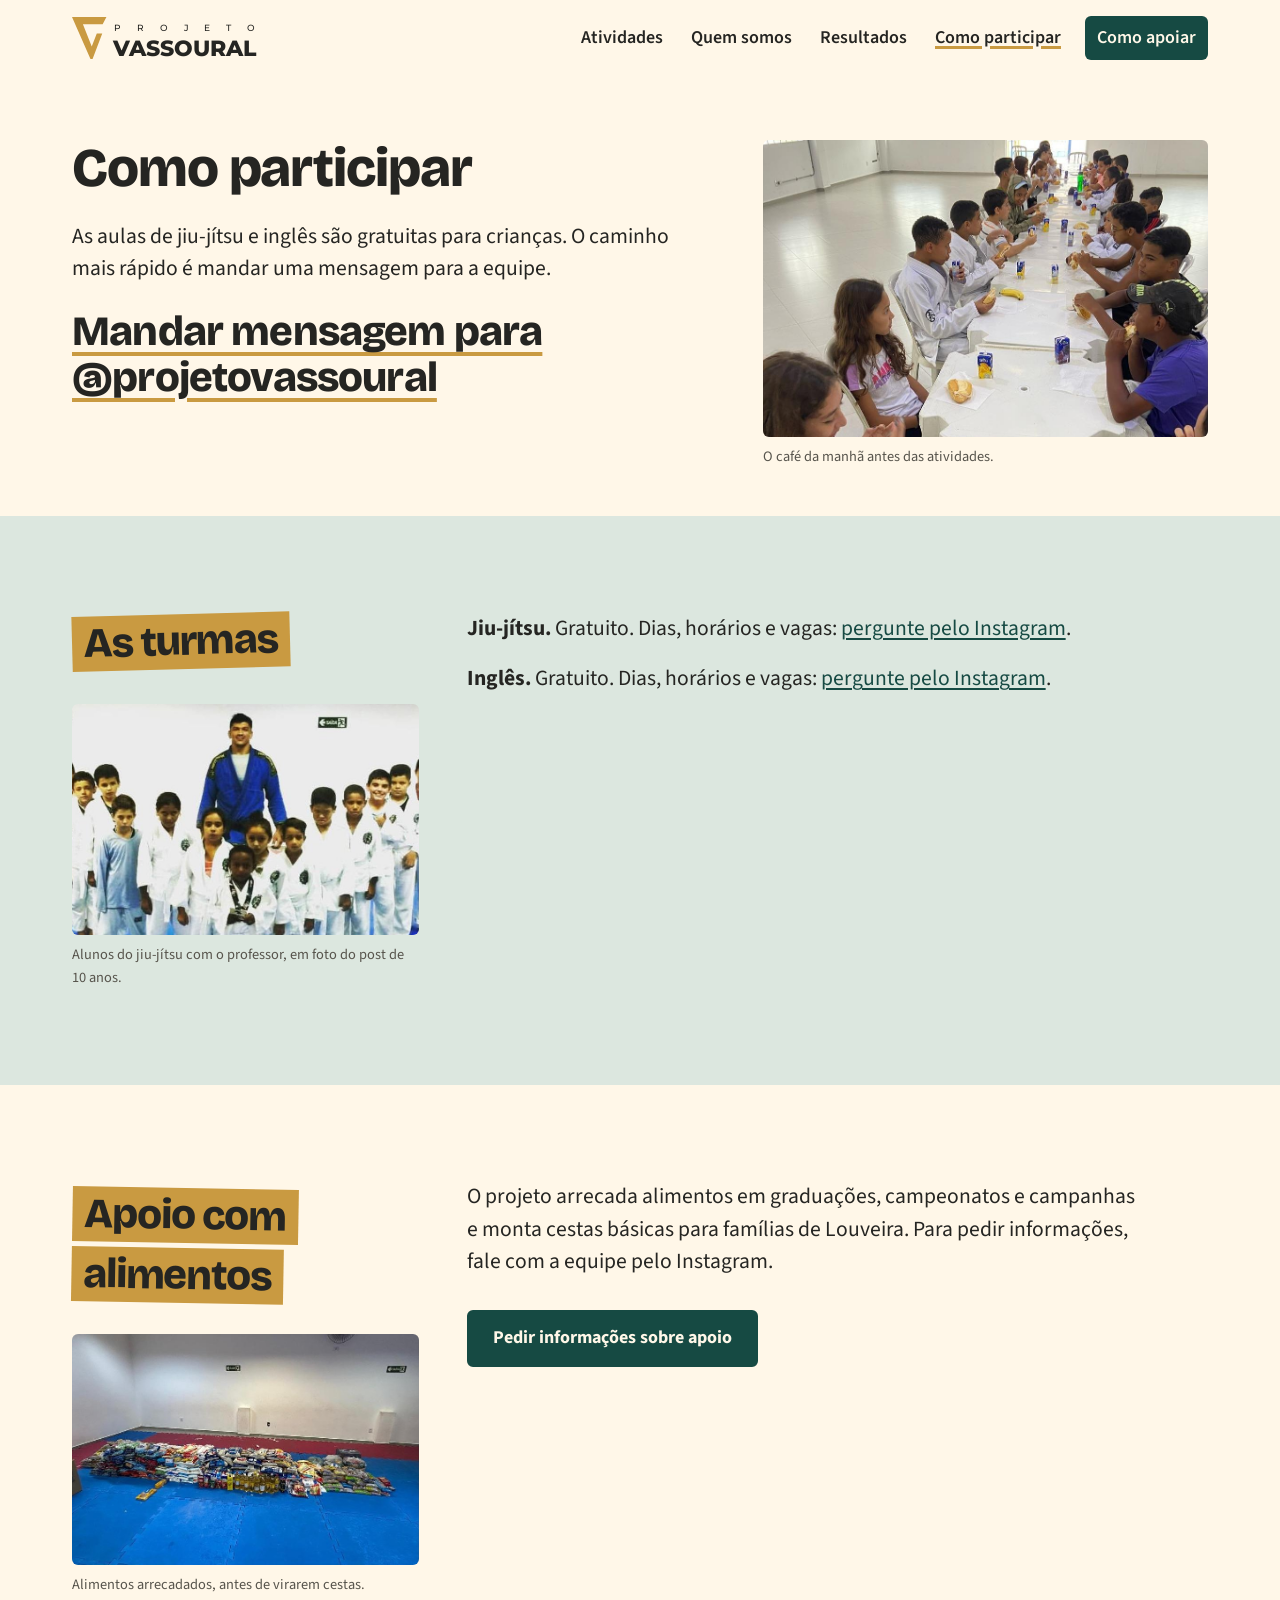
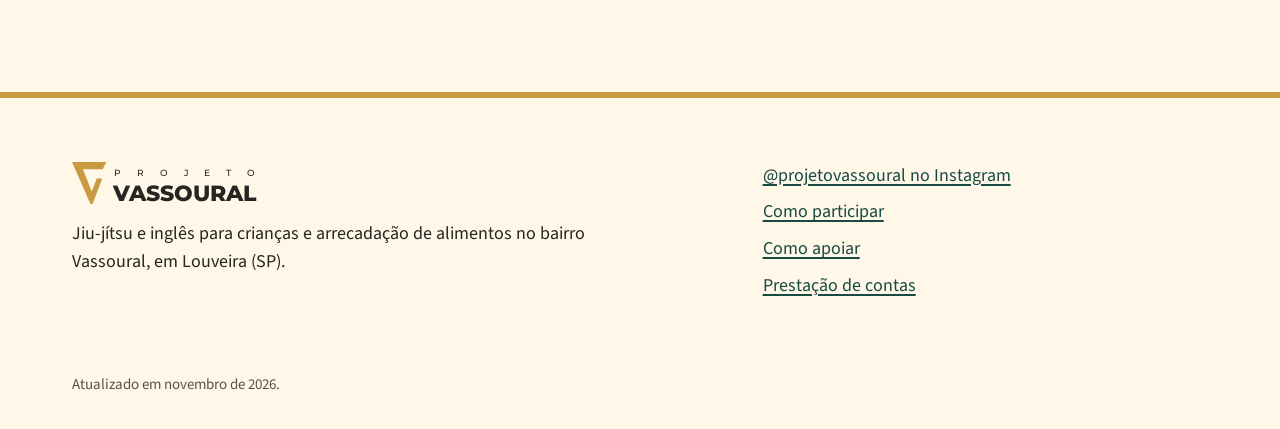
<file: participar.html>
<!doctype html>
<html lang="pt-BR">
<head>
<meta charset="utf-8">
<meta name="viewport" content="width=device-width, initial-scale=1">
<title>Como participar · Projeto Vassoural</title>
<meta name="robots" content="noindex"><!-- tirar quando o site for validado -->
<meta name="description" content="Como colocar uma criança nas aulas gratuitas de jiu-jítsu e inglês do Projeto Vassoural e como pedir apoio com alimentos em Louveira (SP).">
<script>(function(){var m=/[?&]previa=(1|0)/.exec(location.search),v=m&&m[1];try{if(m)sessionStorage.setItem("previa",m[1]);v=sessionStorage.getItem("previa");}catch(e){}if(v==="1")document.documentElement.classList.add("previa");})();</script>
<link rel="preconnect" href="https://fonts.googleapis.com">
<link rel="preconnect" href="https://fonts.gstatic.com" crossorigin>
<link rel="stylesheet" href="https://fonts.googleapis.com/css2?family=Bricolage+Grotesque:opsz,wght@12..96,600..800&family=Source+Sans+3:ital,wght@0,400..700;1,400&family=Montserrat:wght@500;800&display=swap">
<link rel="stylesheet" href="css/site.css">
<script src="js/dados.js" defer></script>
<script src="js/site.js" defer></script>
</head>
<body>
<a class="pular" href="#conteudo">Pular para o conteúdo</a>
<header class="topo">
  <div class="envoltorio">
    <a class="marca" href="index.html" aria-label="Projeto Vassoural, página inicial">
      <svg viewBox="0 0 440 100" aria-hidden="true"><path fill="#c99a41" d="M0 0H82L73 17H26L47 70L59 39H72L49 100H44Z"/><text x="100" y="33" font-family="Montserrat, sans-serif" font-weight="500" font-size="21" textLength="336" lengthAdjust="spacing" fill="currentColor">PROJETO</text><text x="98" y="94" font-family="Montserrat, sans-serif" font-weight="800" font-size="52" textLength="340" lengthAdjust="spacingAndGlyphs" fill="currentColor">VASSOURAL</text></svg>
    </a>
    <nav class="nav" aria-label="Principal">
      <button class="menu-botao" type="button" aria-expanded="false" aria-controls="nav-extra">Menu</button>
      <div class="nav-extra" id="nav-extra">
        <a href="index.html#atividades">Atividades</a>
        <a href="quem-somos.html">Quem somos</a>
        <a href="resultados.html">Resultados</a>
      </div>
      <a class="nav-participar" href="participar.html" aria-current="page">Como participar</a>
      <a class="nav-apoiar" href="apoiar.html">Como apoiar</a>
    </nav>
  </div>
</header>

<main id="conteudo">


  <section class="secao--curta envoltorio" style="padding-top:64px">
    <div class="grade">
      <div class="c-7">
        <h1 style="font-size:var(--t-3xl);max-width:16ch">Como participar</h1>
        <p class="lead" style="margin-top:24px">As aulas de jiu-jítsu e inglês são gratuitas para crianças. O caminho mais rápido é mandar uma mensagem para a equipe.</p>
        <p class="contato-grande" style="margin-top:24px"><a data-contato="mensagem" href="https://ig.me/m/projetovassoural" rel="noopener">Mandar mensagem para @projetovassoural</a></p>
      </div>
      <div class="c-5">
        <figure class="foto" data-foto-nota="Foto 4 · provisória do Instagram (falta a da entrada)"><img src="img/cafe-da-manha.jpg" alt="Crianças tomam café da manhã numa mesa comprida, algumas de quimono" width="945" height="722"><figcaption>O café da manhã antes das atividades.</figcaption></figure>
      </div>
    </div>
  </section>

  <section class="secao faixa-nevoa" id="aulas" aria-labelledby="turmas-titulo">
    <div class="envoltorio grade">
      <div class="c-4">
        <h2 id="turmas-titulo" class="titulo-fita"><span class="fita">As turmas</span></h2>
        <figure class="foto" style="margin-top:32px" data-foto-nota="Foto 10 · provisória do Instagram"><img src="img/turma-antiga.jpg" alt="Crianças de quimono branco posam no tatame azul com um professor de quimono azul" width="785" height="523" loading="lazy"><figcaption>Alunos do jiu-jítsu com o professor, em foto do post de 10 anos.</figcaption></figure>
      </div>
      <div class="c-8">
        <p data-turma="jiu-jitsu" style="font-size:var(--t-l)"><strong>Jiu-jítsu.</strong> </p>
        <p data-turma="ingles" style="font-size:var(--t-l)"><strong>Inglês.</strong> </p>
        <div data-pendente="o passo a passo para entrar: quem procurar, documentos, autorização do responsável, o que levar (quimono?)" style="margin-top:32px">
          <h3 style="margin-bottom:12px">No primeiro dia</h3>
          <p>[Quem procurar ao chegar, o que levar e se o projeto empresta quimono]</p>
          <p>[Endereço completo e um ponto de referência]</p>
        </div>
      </div>
    </div>
  </section>

  <section class="secao envoltorio" id="apoio" aria-labelledby="apoio-titulo">
    <div class="grade">
      <div class="c-4">
        <h2 id="apoio-titulo" class="titulo-fita giro-direita"><span class="fita">Apoio com alimentos</span></h2>
        <figure class="foto" style="margin-top:32px" data-foto-nota="Foto 11 · provisória do Instagram"><img src="img/alimentos-tatame.jpg" alt="Pilha de pacotes de arroz, feijão, óleo e outros alimentos sobre o tatame" width="785" height="523" loading="lazy"><figcaption>Alimentos arrecadados, antes de virarem cestas.</figcaption></figure>
      </div>
      <div class="c-8">
        <p class="lead">O projeto arrecada alimentos em graduações, campeonatos e campanhas e monta cestas básicas para famílias de Louveira. Para pedir informações, fale com a equipe pelo Instagram.</p>
        <p data-pendente="canal de atendimento para apoio alimentar, critérios e se a conversa é sigilosa">[Quem pode pedir, como é a entrega e se a conversa fica só com a equipe]</p>
        <div class="botoes"><a class="botao" data-contato="mensagem" href="https://ig.me/m/projetovassoural" rel="noopener">Pedir informações sobre apoio</a></div>
      </div>
    </div>
  </section>

</main>

<footer class="rodape">
  <div class="envoltorio grade">
    <div class="c-7">
      <a class="marca" href="index.html" aria-label="Projeto Vassoural, página inicial">
        <svg viewBox="0 0 440 100" aria-hidden="true"><path fill="#c99a41" d="M0 0H82L73 17H26L47 70L59 39H72L49 100H44Z"/><text x="100" y="33" font-family="Montserrat, sans-serif" font-weight="500" font-size="21" textLength="336" lengthAdjust="spacing" fill="currentColor">PROJETO</text><text x="98" y="94" font-family="Montserrat, sans-serif" font-weight="800" font-size="52" textLength="340" lengthAdjust="spacingAndGlyphs" fill="currentColor">VASSOURAL</text></svg>
      </a>
      <p>Jiu-jítsu e inglês para crianças e arrecadação de alimentos no bairro Vassoural, em Louveira (SP).</p>
    </div>
    <div class="c-5">
      <ul>
        <li><a data-contato="instagram" href="https://www.instagram.com/projetovassoural/" rel="noopener">@projetovassoural no Instagram</a></li>
        <li><a href="participar.html">Como participar</a></li>
        <li><a href="apoiar.html">Como apoiar</a></li>
        <li><a href="resultados.html#contas">Prestação de contas</a></li>
        <li class="so-previa"><a href="pendencias.html">Pendências da prévia</a></li>
      </ul>
    </div>
    <small class="c-12">Atualizado em novembro de 2026.</small>
  </div>
</footer>
</body>
</html>
</file>
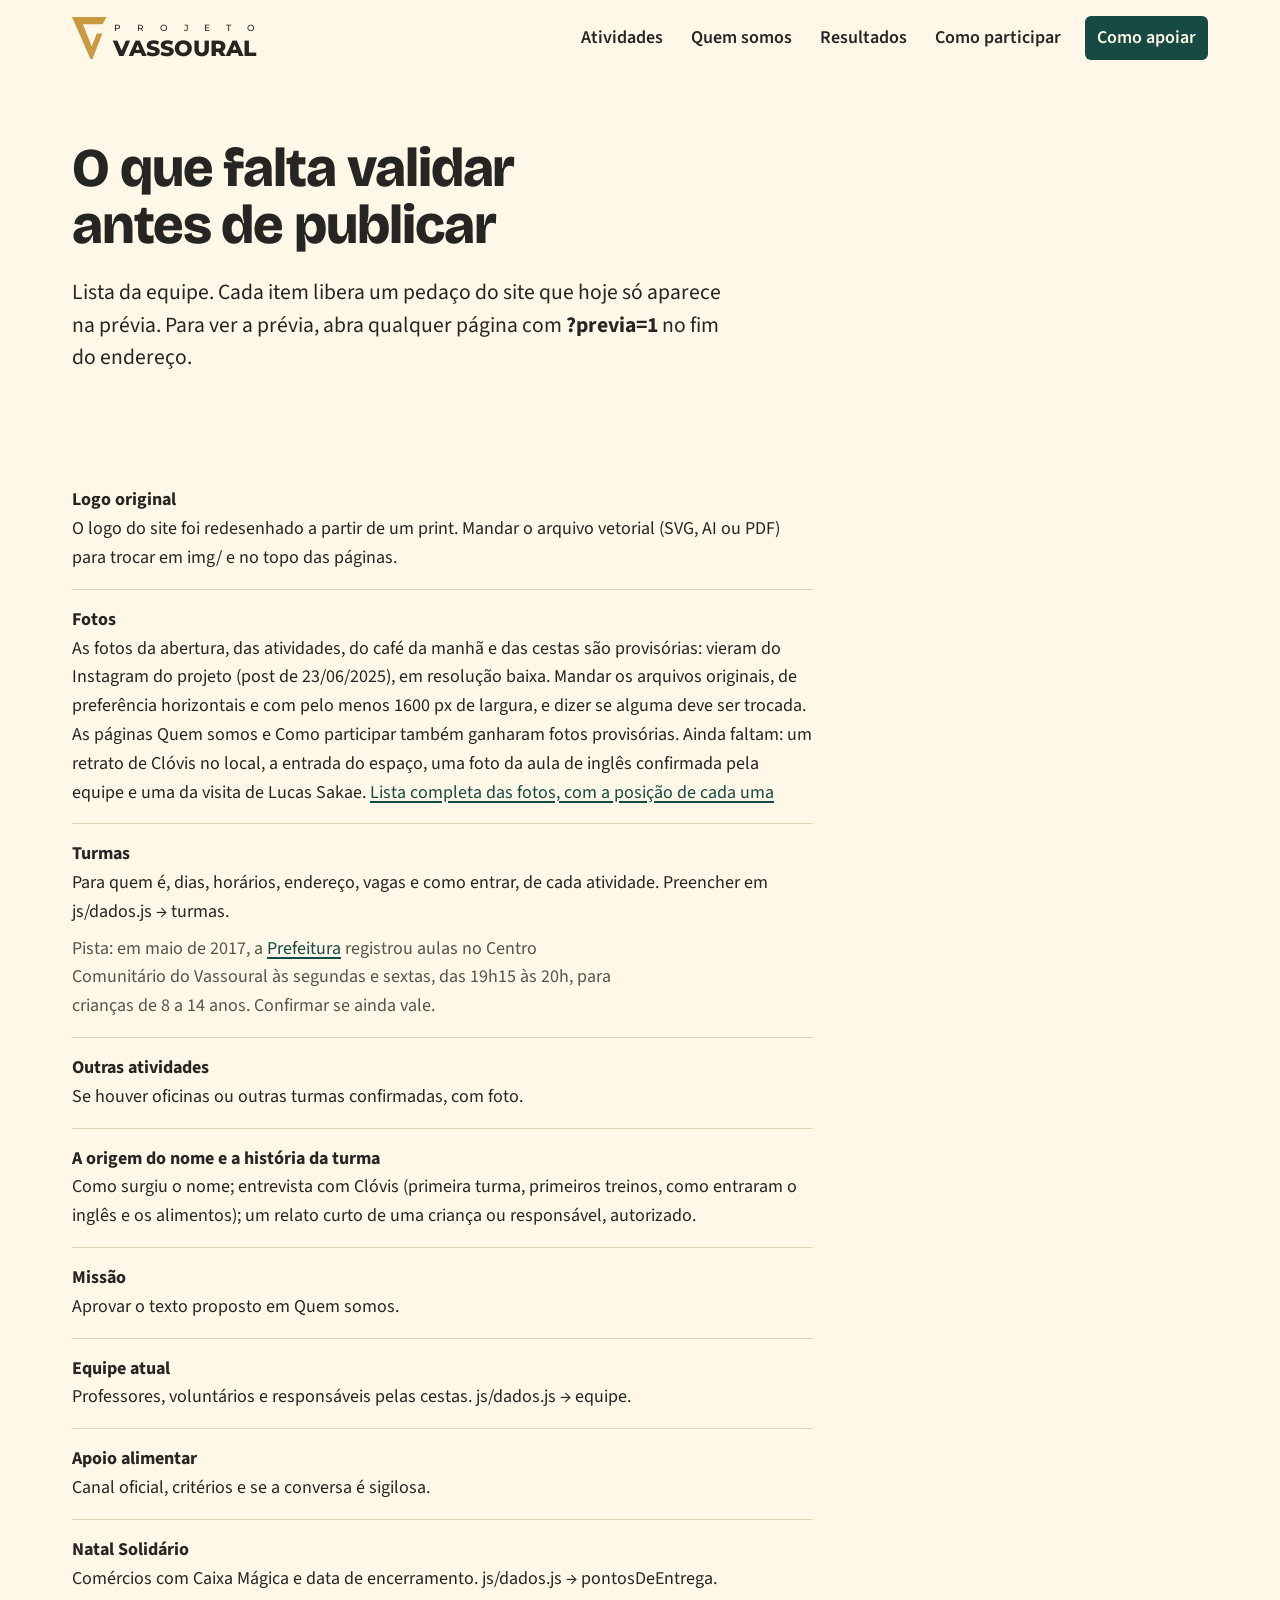
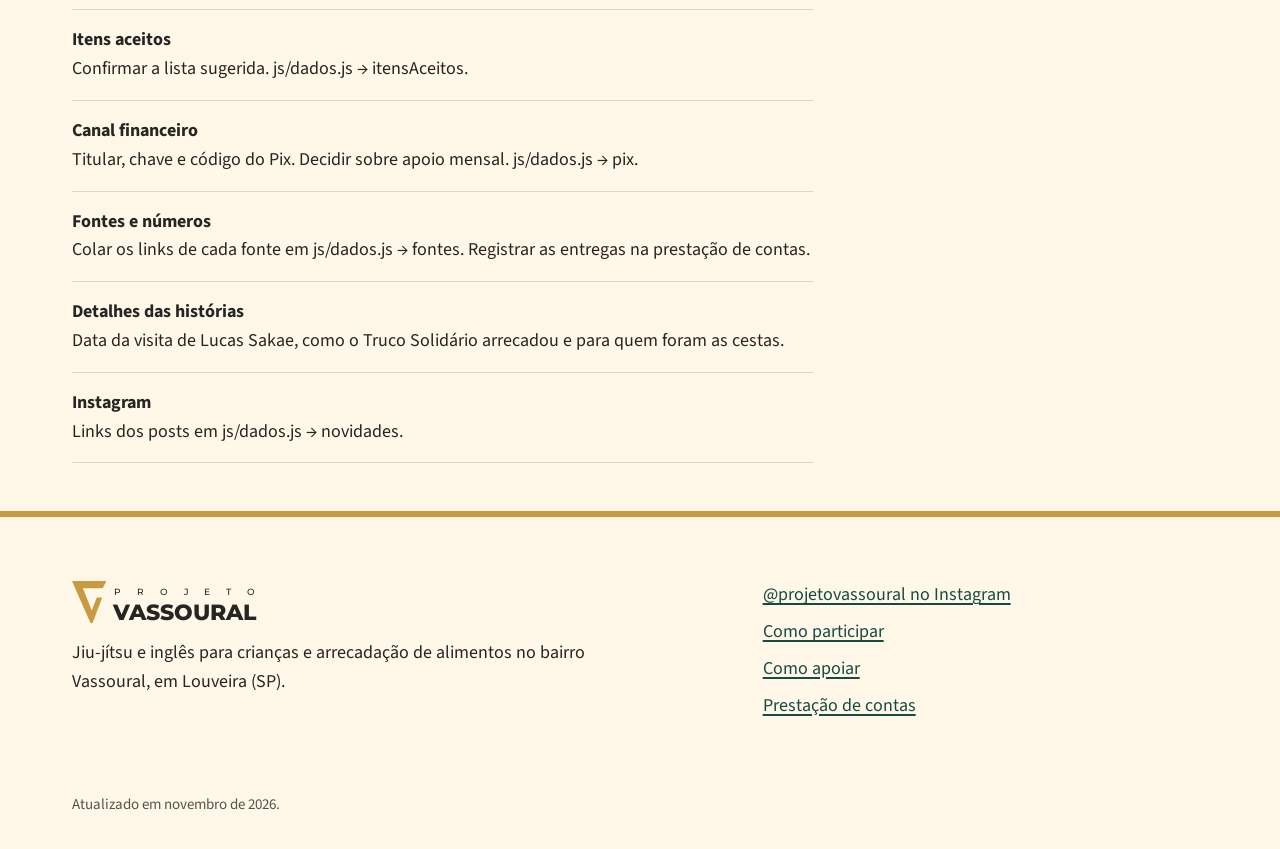
<file: pendencias.html>
<!doctype html>
<html lang="pt-BR">
<head>
<meta charset="utf-8">
<meta name="viewport" content="width=device-width, initial-scale=1">
<title>O que falta validar · Projeto Vassoural</title>
<meta name="robots" content="noindex">
<meta name="description" content="Lista interna do que a equipe precisa validar antes de publicar o site.">
<script>(function(){var m=/[?&]previa=(1|0)/.exec(location.search),v=m&&m[1];try{if(m)sessionStorage.setItem("previa",m[1]);v=sessionStorage.getItem("previa");}catch(e){}if(v==="1")document.documentElement.classList.add("previa");})();</script>
<link rel="preconnect" href="https://fonts.googleapis.com">
<link rel="preconnect" href="https://fonts.gstatic.com" crossorigin>
<link rel="stylesheet" href="https://fonts.googleapis.com/css2?family=Bricolage+Grotesque:opsz,wght@12..96,600..800&family=Source+Sans+3:ital,wght@0,400..700;1,400&family=Montserrat:wght@500;800&display=swap">
<link rel="stylesheet" href="css/site.css">
<script src="js/dados.js" defer></script>
<script src="js/site.js" defer></script>
</head>
<body>
<a class="pular" href="#conteudo">Pular para o conteúdo</a>
<header class="topo">
  <div class="envoltorio">
    <a class="marca" href="index.html" aria-label="Projeto Vassoural, página inicial">
      <svg viewBox="0 0 440 100" aria-hidden="true"><path fill="#c99a41" d="M0 0H82L73 17H26L47 70L59 39H72L49 100H44Z"/><text x="100" y="33" font-family="Montserrat, sans-serif" font-weight="500" font-size="21" textLength="336" lengthAdjust="spacing" fill="currentColor">PROJETO</text><text x="98" y="94" font-family="Montserrat, sans-serif" font-weight="800" font-size="52" textLength="340" lengthAdjust="spacingAndGlyphs" fill="currentColor">VASSOURAL</text></svg>
    </a>
    <nav class="nav" aria-label="Principal">
      <button class="menu-botao" type="button" aria-expanded="false" aria-controls="nav-extra">Menu</button>
      <div class="nav-extra" id="nav-extra">
        <a href="index.html#atividades">Atividades</a>
        <a href="quem-somos.html">Quem somos</a>
        <a href="resultados.html">Resultados</a>
      </div>
      <a class="nav-participar" href="participar.html">Como participar</a>
      <a class="nav-apoiar" href="apoiar.html">Como apoiar</a>
    </nav>
  </div>
</header>

<main id="conteudo">


  <section class="secao--curta envoltorio" style="padding-top:64px">
    <h1 style="font-size:var(--t-3xl);max-width:18ch">O que falta validar antes de publicar</h1>
    <p class="lead" style="margin-top:24px">Lista da equipe. Cada item libera um pedaço do site que hoje só aparece na prévia. Para ver a prévia, abra qualquer página com <strong>?previa=1</strong> no fim do endereço.</p>
  </section>

  <section class="secao--curta envoltorio grade">
    <ul class="checklist c-8">
      <li><strong>Logo original</strong>O logo do site foi redesenhado a partir de um print. Mandar o arquivo vetorial (SVG, AI ou PDF) para trocar em img/ e no topo das páginas.</li>
      <li><strong>Fotos</strong>As fotos da abertura, das atividades, do café da manhã e das cestas são provisórias: vieram do Instagram do projeto (post de 23/06/2025), em resolução baixa. Mandar os arquivos originais, de preferência horizontais e com pelo menos 1600 px de largura, e dizer se alguma deve ser trocada. As páginas Quem somos e Como participar também ganharam fotos provisórias. Ainda faltam: um retrato de Clóvis no local, a entrada do espaço, uma foto da aula de inglês confirmada pela equipe e uma da visita de Lucas Sakae. <a href="fotos.html">Lista completa das fotos, com a posição de cada uma</a></li>
      <li><strong>Turmas</strong>Para quem é, dias, horários, endereço, vagas e como entrar, de cada atividade. Preencher em js/dados.js → turmas.
        <p class="apoio" style="margin-top:8px">Pista: em maio de 2017, a <a href="https://louveira.sp.gov.br/conteudo/professor-e-atleta-de-jiu-jitsu-visita-gabinete" rel="noopener">Prefeitura</a> registrou aulas no Centro Comunitário do Vassoural às segundas e sextas, das 19h15 às 20h, para crianças de 8 a 14 anos. Confirmar se ainda vale.</p></li>
      <li><strong>Outras atividades</strong>Se houver oficinas ou outras turmas confirmadas, com foto.</li>
      <li><strong>A origem do nome e a história da turma</strong>Como surgiu o nome; entrevista com Clóvis (primeira turma, primeiros treinos, como entraram o inglês e os alimentos); um relato curto de uma criança ou responsável, autorizado.</li>
      <li><strong>Missão</strong>Aprovar o texto proposto em Quem somos.</li>
      <li><strong>Equipe atual</strong>Professores, voluntários e responsáveis pelas cestas. js/dados.js → equipe.</li>
      <li><strong>Apoio alimentar</strong>Canal oficial, critérios e se a conversa é sigilosa.</li>
      <li><strong>Natal Solidário</strong>Comércios com Caixa Mágica e data de encerramento. js/dados.js → pontosDeEntrega.</li>
      <li><strong>Itens aceitos</strong>Confirmar a lista sugerida. js/dados.js → itensAceitos.</li>
      <li><strong>Canal financeiro</strong>Titular, chave e código do Pix. Decidir sobre apoio mensal. js/dados.js → pix.</li>
      <li><strong>Fontes e números</strong>Colar os links de cada fonte em js/dados.js → fontes. Registrar as entregas na prestação de contas.</li>
      <li><strong>Detalhes das histórias</strong>Data da visita de Lucas Sakae, como o Truco Solidário arrecadou e para quem foram as cestas.</li>
      <li><strong>Instagram</strong>Links dos posts em js/dados.js → novidades.</li>
    </ul>
  </section>

</main>

<footer class="rodape">
  <div class="envoltorio grade">
    <div class="c-7">
      <a class="marca" href="index.html" aria-label="Projeto Vassoural, página inicial">
        <svg viewBox="0 0 440 100" aria-hidden="true"><path fill="#c99a41" d="M0 0H82L73 17H26L47 70L59 39H72L49 100H44Z"/><text x="100" y="33" font-family="Montserrat, sans-serif" font-weight="500" font-size="21" textLength="336" lengthAdjust="spacing" fill="currentColor">PROJETO</text><text x="98" y="94" font-family="Montserrat, sans-serif" font-weight="800" font-size="52" textLength="340" lengthAdjust="spacingAndGlyphs" fill="currentColor">VASSOURAL</text></svg>
      </a>
      <p>Jiu-jítsu e inglês para crianças e arrecadação de alimentos no bairro Vassoural, em Louveira (SP).</p>
    </div>
    <div class="c-5">
      <ul>
        <li><a data-contato="instagram" href="https://www.instagram.com/projetovassoural/" rel="noopener">@projetovassoural no Instagram</a></li>
        <li><a href="participar.html">Como participar</a></li>
        <li><a href="apoiar.html">Como apoiar</a></li>
        <li><a href="resultados.html#contas">Prestação de contas</a></li>
        <li class="so-previa"><a href="pendencias.html">Pendências da prévia</a></li>
      </ul>
    </div>
    <small class="c-12">Atualizado em novembro de 2026.</small>
  </div>
</footer>
</body>
</html>
</file>
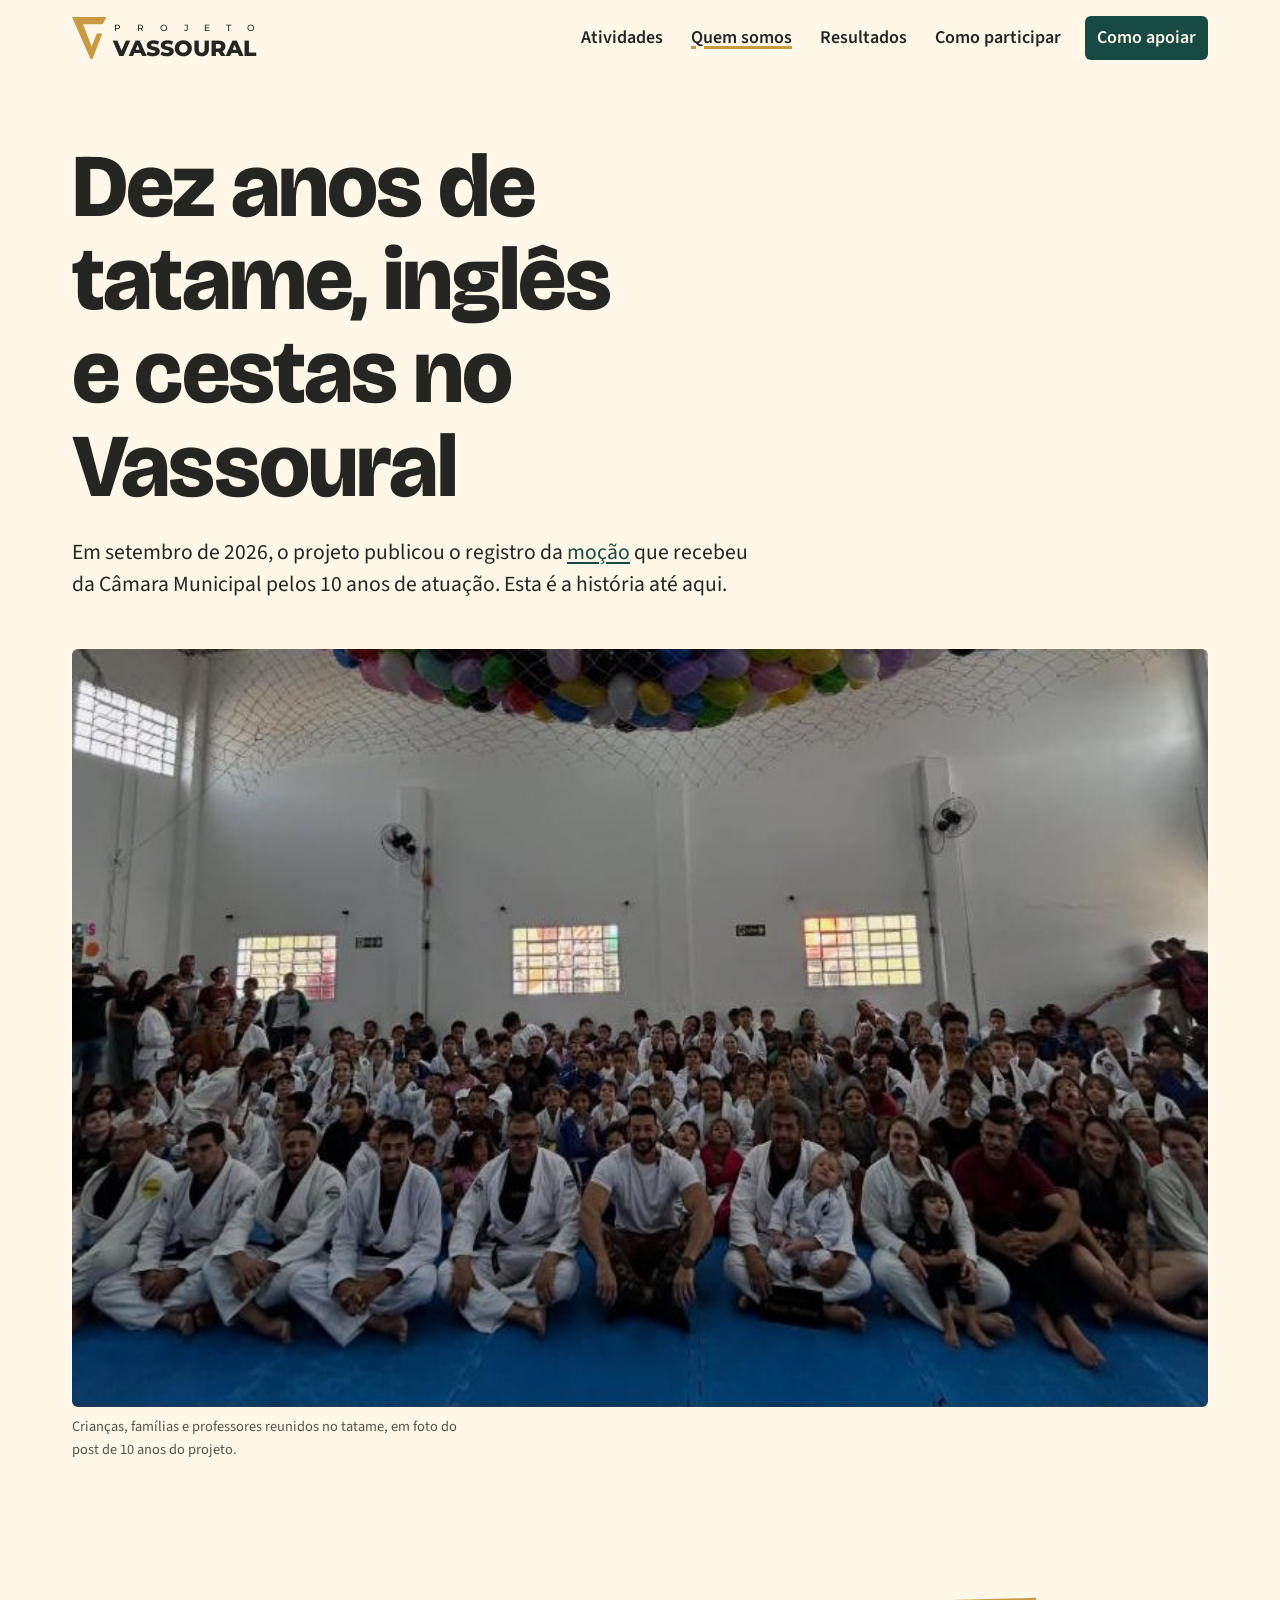
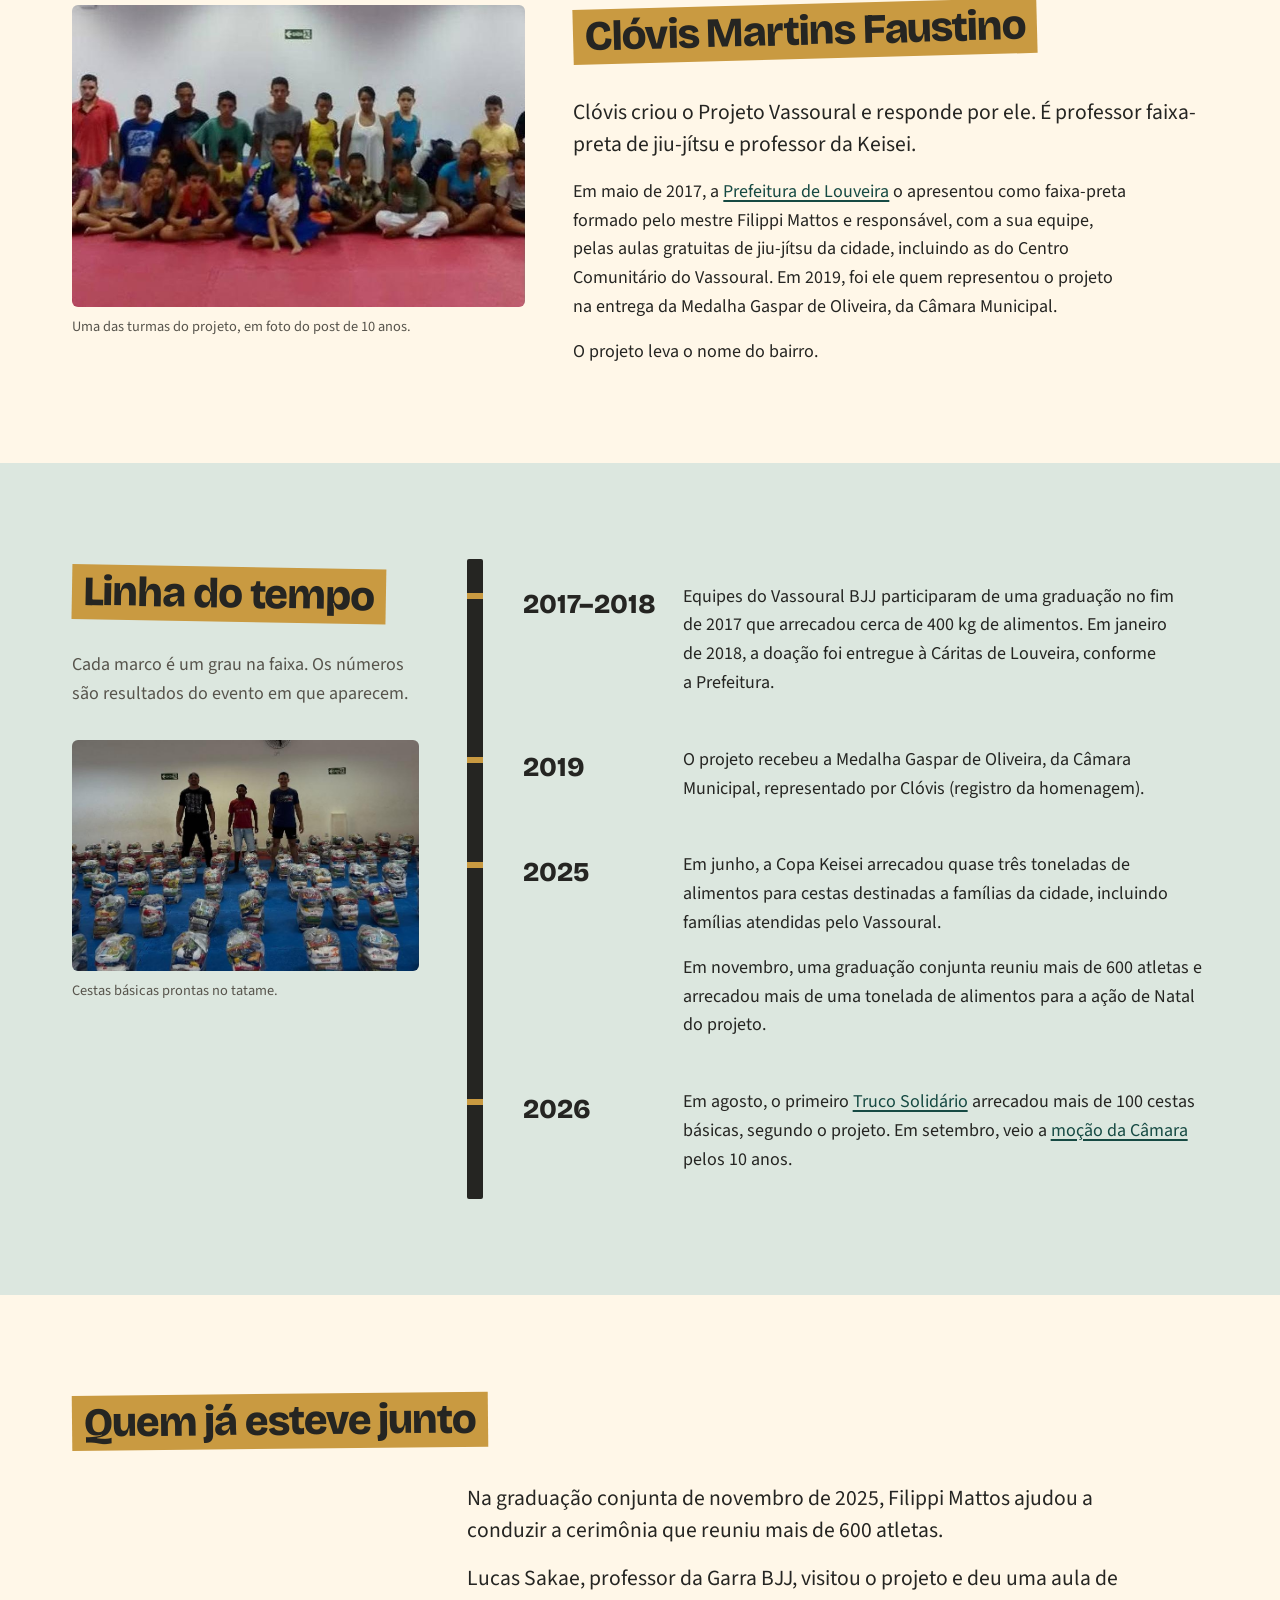
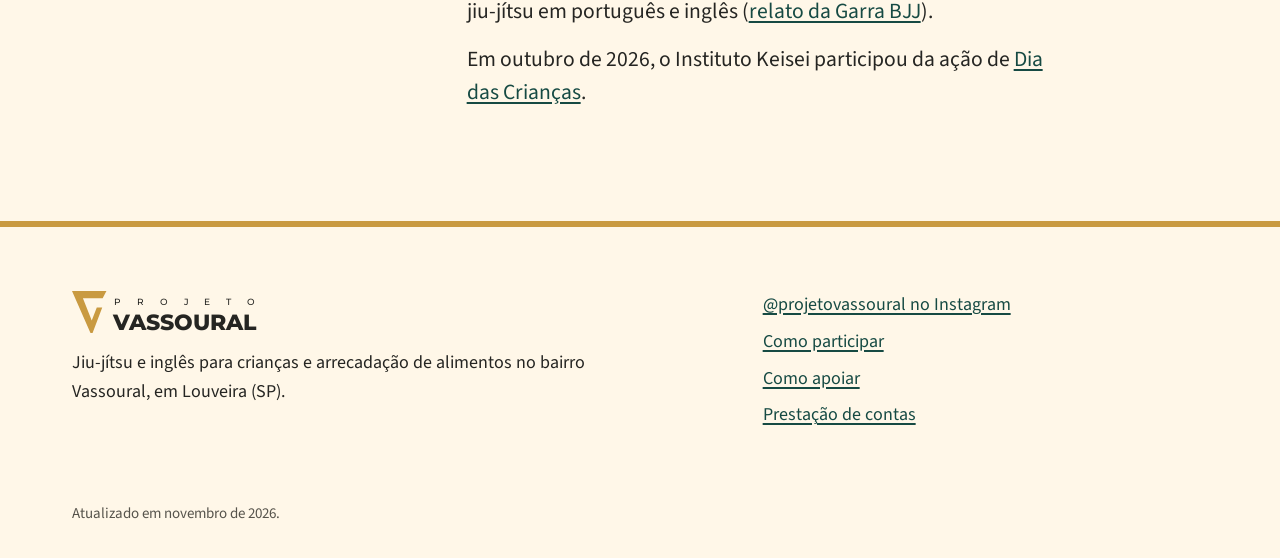
<file: quem-somos.html>
<!doctype html>
<html lang="pt-BR">
<head>
<meta charset="utf-8">
<meta name="viewport" content="width=device-width, initial-scale=1">
<title>Quem somos · Projeto Vassoural</title>
<meta name="robots" content="noindex"><!-- tirar quando o site for validado -->
<meta name="description" content="A história do Projeto Vassoural, de Clóvis Martins Faustino e de quem ajudou em cada ação, em Louveira (SP).">
<script>(function(){var m=/[?&]previa=(1|0)/.exec(location.search),v=m&&m[1];try{if(m)sessionStorage.setItem("previa",m[1]);v=sessionStorage.getItem("previa");}catch(e){}if(v==="1")document.documentElement.classList.add("previa");})();</script>
<link rel="preconnect" href="https://fonts.googleapis.com">
<link rel="preconnect" href="https://fonts.gstatic.com" crossorigin>
<link rel="stylesheet" href="https://fonts.googleapis.com/css2?family=Bricolage+Grotesque:opsz,wght@12..96,600..800&family=Source+Sans+3:ital,wght@0,400..700;1,400&family=Montserrat:wght@500;800&display=swap">
<link rel="stylesheet" href="css/site.css">
<script src="js/dados.js" defer></script>
<script src="js/site.js" defer></script>
</head>
<body>
<a class="pular" href="#conteudo">Pular para o conteúdo</a>
<header class="topo">
  <div class="envoltorio">
    <a class="marca" href="index.html" aria-label="Projeto Vassoural, página inicial">
      <svg viewBox="0 0 440 100" aria-hidden="true"><path fill="#c99a41" d="M0 0H82L73 17H26L47 70L59 39H72L49 100H44Z"/><text x="100" y="33" font-family="Montserrat, sans-serif" font-weight="500" font-size="21" textLength="336" lengthAdjust="spacing" fill="currentColor">PROJETO</text><text x="98" y="94" font-family="Montserrat, sans-serif" font-weight="800" font-size="52" textLength="340" lengthAdjust="spacingAndGlyphs" fill="currentColor">VASSOURAL</text></svg>
    </a>
    <nav class="nav" aria-label="Principal">
      <button class="menu-botao" type="button" aria-expanded="false" aria-controls="nav-extra">Menu</button>
      <div class="nav-extra" id="nav-extra">
        <a href="index.html#atividades">Atividades</a>
        <a href="quem-somos.html" aria-current="page">Quem somos</a>
        <a href="resultados.html">Resultados</a>
      </div>
      <a class="nav-participar" href="participar.html">Como participar</a>
      <a class="nav-apoiar" href="apoiar.html">Como apoiar</a>
    </nav>
  </div>
</header>

<main id="conteudo">


  <section class="secao--curta envoltorio" style="padding-top:64px">
    <h1 style="max-width:13ch">Dez anos de tatame, inglês e cestas no Vassoural</h1>
    <p class="lead" style="margin-top:24px">Em setembro de 2026, o projeto publicou o registro da <a data-fonte="mocao-10-anos">moção</a> que recebeu da Câmara Municipal pelos 10 anos de atuação. Esta é a história até aqui.</p>
    <figure class="foto" style="margin-top:48px" data-foto-nota="Foto 8 · provisória do Instagram"><img src="img/turma-10-anos.jpg" alt="Dezenas de crianças, famílias e professores sentados no tatame, sob uma rede de balões coloridos" width="785" height="523" loading="lazy"><figcaption>Crianças, famílias e professores reunidos no tatame, em foto do post de 10 anos do projeto.</figcaption></figure>
    <p class="lead" data-pendente="missão proposta, aguardando aprovação da equipe" style="margin-top:24px">Oferecer às crianças do Vassoural oportunidades de aprender e conviver por meio do jiu-jítsu e do inglês, e mobilizar a comunidade de Louveira para apoiar famílias com alimentos.</p>
  </section>

  <section class="secao envoltorio" aria-labelledby="clovis-titulo">
    <div class="pessoa">
      <figure class="foto" data-foto-nota="Foto 5 · provisória do Instagram (falta o retrato de Clóvis)"><img src="img/turma-inicio.jpg" alt="Grupo de crianças e adolescentes posa no tatame vermelho com um professor de quimono azul" width="785" height="523" loading="lazy"><figcaption>Uma das turmas do projeto, em foto do post de 10 anos.</figcaption></figure>
      <div>
        <h2 id="clovis-titulo" class="titulo-fita"><span class="fita">Clóvis Martins Faustino</span></h2>
        <p class="lead">Clóvis criou o Projeto Vassoural e responde por ele. É professor faixa-preta de jiu-jítsu e professor da Keisei.</p>
        <p>Em maio de 2017, a <a data-fonte="prefeitura-clovis-2017">Prefeitura de Louveira</a> o apresentou como faixa-preta formado pelo mestre Filippi Mattos e responsável, com a sua equipe, pelas aulas gratuitas de jiu-jítsu da cidade, incluindo as do Centro Comunitário do Vassoural. Em 2019, foi ele quem representou o projeto na entrega da Medalha Gaspar de Oliveira, da <a data-fonte="camara-clovis">Câmara Municipal</a>.</p>
        <p>O projeto leva o nome do bairro. <span data-pendente="a história de como surgiu o nome">[Como surgiu o nome]</span></p>
      </div>
    </div>
  </section>

  <section class="secao--curta envoltorio" data-pendente="entrevista com Clóvis, em primeira pessoa, autorizada para o site">
    <div class="grade">
      <div class="c-4"><h2 style="font-size:var(--t-2xl)">Nas palavras de Clóvis</h2></div>
      <div class="c-8">
        <p class="lead">[Como foi a primeira turma: quantas crianças, de onde vieram]</p>
        <p class="lead">[Onde foram os primeiros treinos]</p>
        <p class="lead">[Como o inglês entrou na rotina]</p>
        <p class="lead">[Como começaram as ações com alimentos]</p>
      </div>
    </div>
  </section>

  <section class="secao faixa-nevoa" id="linha-do-tempo" aria-labelledby="tempo-titulo">
    <div class="envoltorio grade">
      <div class="c-4">
        <h2 id="tempo-titulo" class="titulo-fita giro-direita"><span class="fita">Linha do tempo</span></h2>
        <p class="apoio">Cada marco é um grau na faixa. Os números são resultados do evento em que aparecem.</p>
        <figure class="foto" style="margin-top:32px" data-foto-nota="Foto 9 · provisória do Instagram"><img src="img/cestas-tatame.jpg" alt="Cestas básicas enfileiradas no tatame azul, com três pessoas de pé ao fundo" width="785" height="523" loading="lazy"><figcaption>Cestas básicas prontas no tatame.</figcaption></figure>
      </div>
      <ol class="faixa-tempo c-8">
        <li><span class="ano">2017–2018</span><div><p>Equipes do Vassoural BJJ participaram de uma graduação no fim de 2017 que arrecadou cerca de 400 kg de alimentos. Em janeiro de 2018, a doação foi entregue à Cáritas de Louveira, conforme a <a data-fonte="prefeitura-2018">Prefeitura</a>.</p></div></li>
        <li><span class="ano">2019</span><div><p>O projeto recebeu a Medalha Gaspar de Oliveira, da Câmara Municipal, representado por Clóvis (<a data-fonte="medalha-2019">registro da homenagem</a>).</p></div></li>
        <li><span class="ano">2025</span><div><p>Em junho, a <a data-fonte="copa-keisei-2025">Copa Keisei</a> arrecadou quase três toneladas de alimentos para cestas destinadas a famílias da cidade, incluindo famílias atendidas pelo Vassoural.</p><p>Em novembro, uma <a data-fonte="graduacao-nov-2025">graduação conjunta</a> reuniu mais de 600 atletas e arrecadou mais de uma tonelada de alimentos para a ação de Natal do projeto.</p></div></li>
        <li><span class="ano">2026</span><div><p>Em agosto, o primeiro <a data-fonte="truco-2026">Truco Solidário</a> arrecadou mais de 100 cestas básicas, segundo o projeto. Em setembro, veio a <a data-fonte="mocao-10-anos">moção da Câmara</a> pelos 10 anos.</p></div></li>
      </ol>
    </div>
  </section>

  <section class="secao envoltorio" aria-labelledby="junto-titulo">
    <h2 id="junto-titulo" class="titulo-fita giro-leve"><span class="fita">Quem já esteve junto</span></h2>
    <div class="grade">
      <div class="c-desloca">
        <p class="lead">Na <a data-fonte="graduacao-nov-2025">graduação conjunta de novembro de 2025</a>, Filippi Mattos ajudou a conduzir a cerimônia que reuniu mais de 600 atletas.</p>
        <p class="lead">Lucas Sakae, professor da Garra BJJ, visitou o projeto e deu uma aula de jiu-jítsu em português e inglês (<a data-fonte="garra-relato">relato da Garra BJJ</a>).</p>
        <p class="lead">Em outubro de 2026, o Instituto Keisei participou da ação de <a data-fonte="dia-criancas-2026">Dia das Crianças</a>.</p>
        <p class="lead" id="equipe" data-pendente="nomes e funções de professores, voluntários e responsáveis pelas cestas (js/dados.js → equipe)">[Professores, voluntários e responsáveis pelas cestas]</p>
      </div>
    </div>
  </section>

</main>

<footer class="rodape">
  <div class="envoltorio grade">
    <div class="c-7">
      <a class="marca" href="index.html" aria-label="Projeto Vassoural, página inicial">
        <svg viewBox="0 0 440 100" aria-hidden="true"><path fill="#c99a41" d="M0 0H82L73 17H26L47 70L59 39H72L49 100H44Z"/><text x="100" y="33" font-family="Montserrat, sans-serif" font-weight="500" font-size="21" textLength="336" lengthAdjust="spacing" fill="currentColor">PROJETO</text><text x="98" y="94" font-family="Montserrat, sans-serif" font-weight="800" font-size="52" textLength="340" lengthAdjust="spacingAndGlyphs" fill="currentColor">VASSOURAL</text></svg>
      </a>
      <p>Jiu-jítsu e inglês para crianças e arrecadação de alimentos no bairro Vassoural, em Louveira (SP).</p>
    </div>
    <div class="c-5">
      <ul>
        <li><a data-contato="instagram" href="https://www.instagram.com/projetovassoural/" rel="noopener">@projetovassoural no Instagram</a></li>
        <li><a href="participar.html">Como participar</a></li>
        <li><a href="apoiar.html">Como apoiar</a></li>
        <li><a href="resultados.html#contas">Prestação de contas</a></li>
        <li class="so-previa"><a href="pendencias.html">Pendências da prévia</a></li>
      </ul>
    </div>
    <small class="c-12">Atualizado em novembro de 2026.</small>
  </div>
</footer>
</body>
</html>
</file>
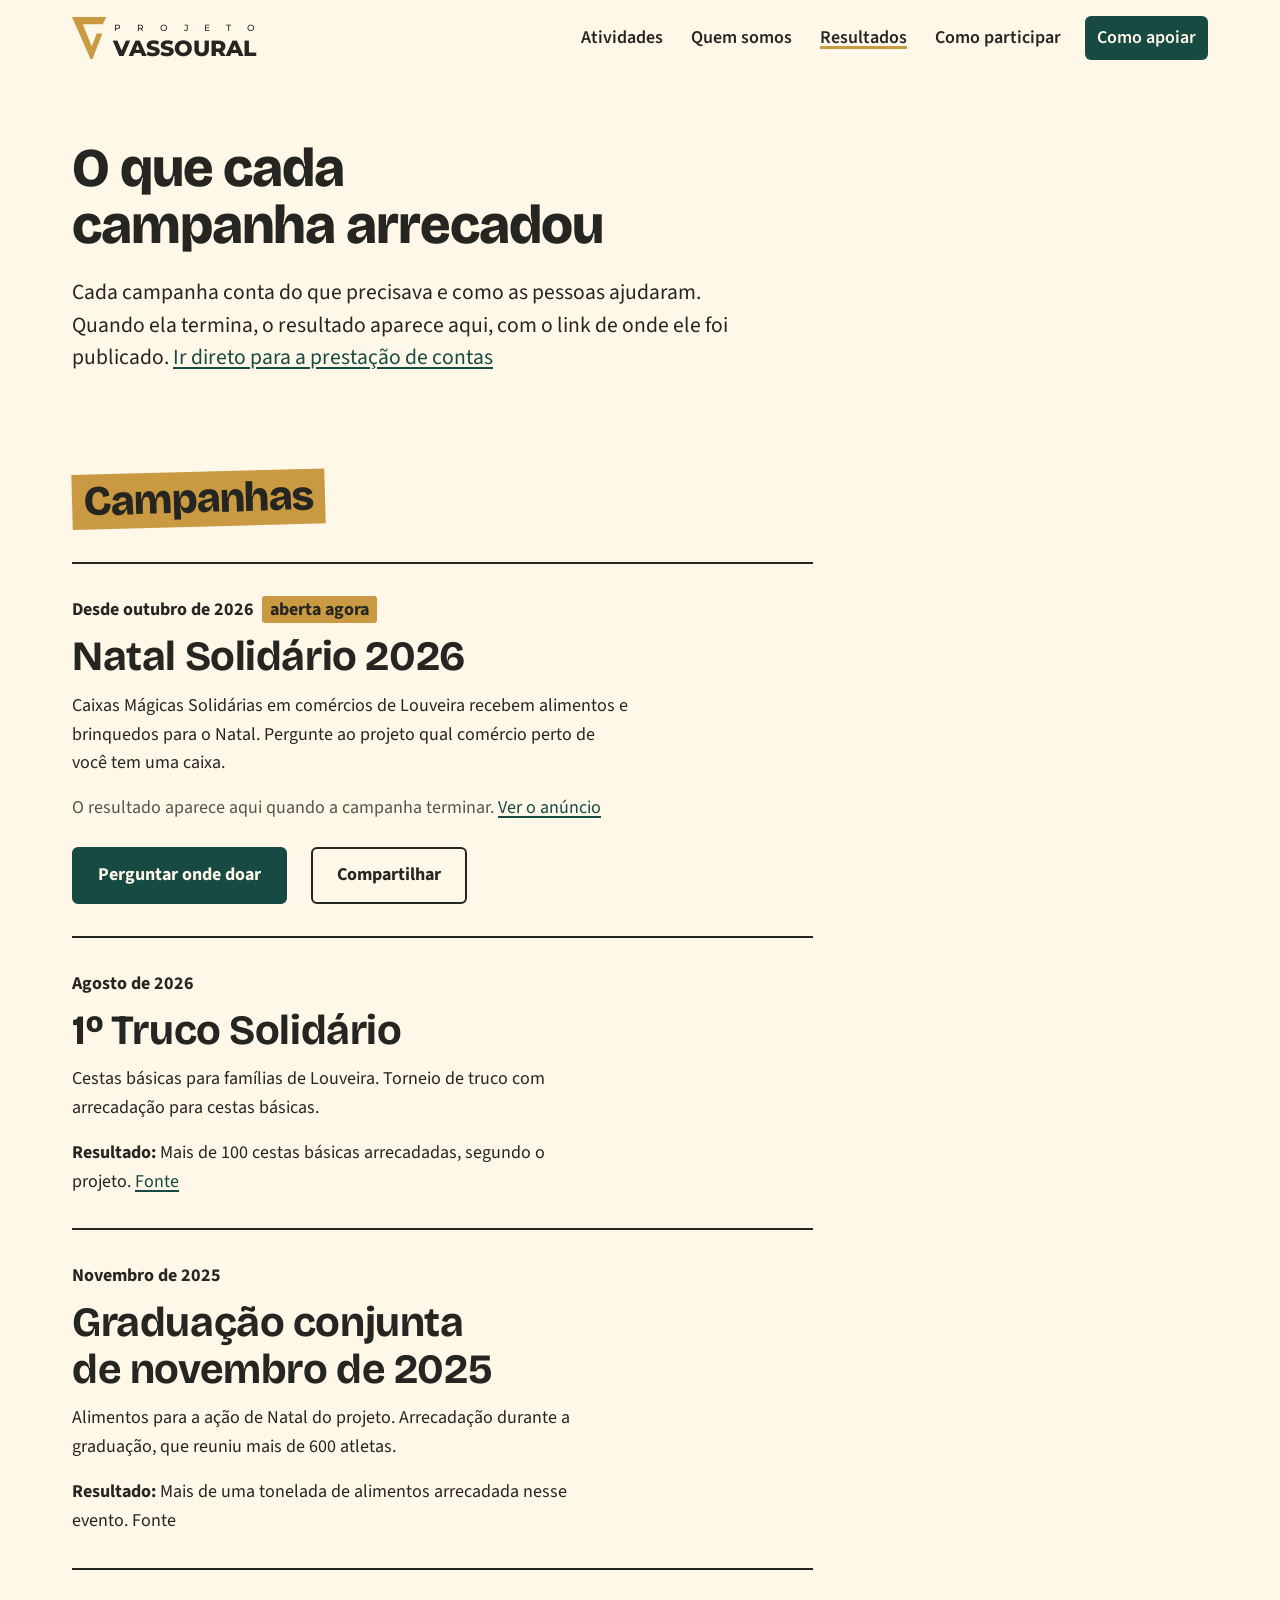
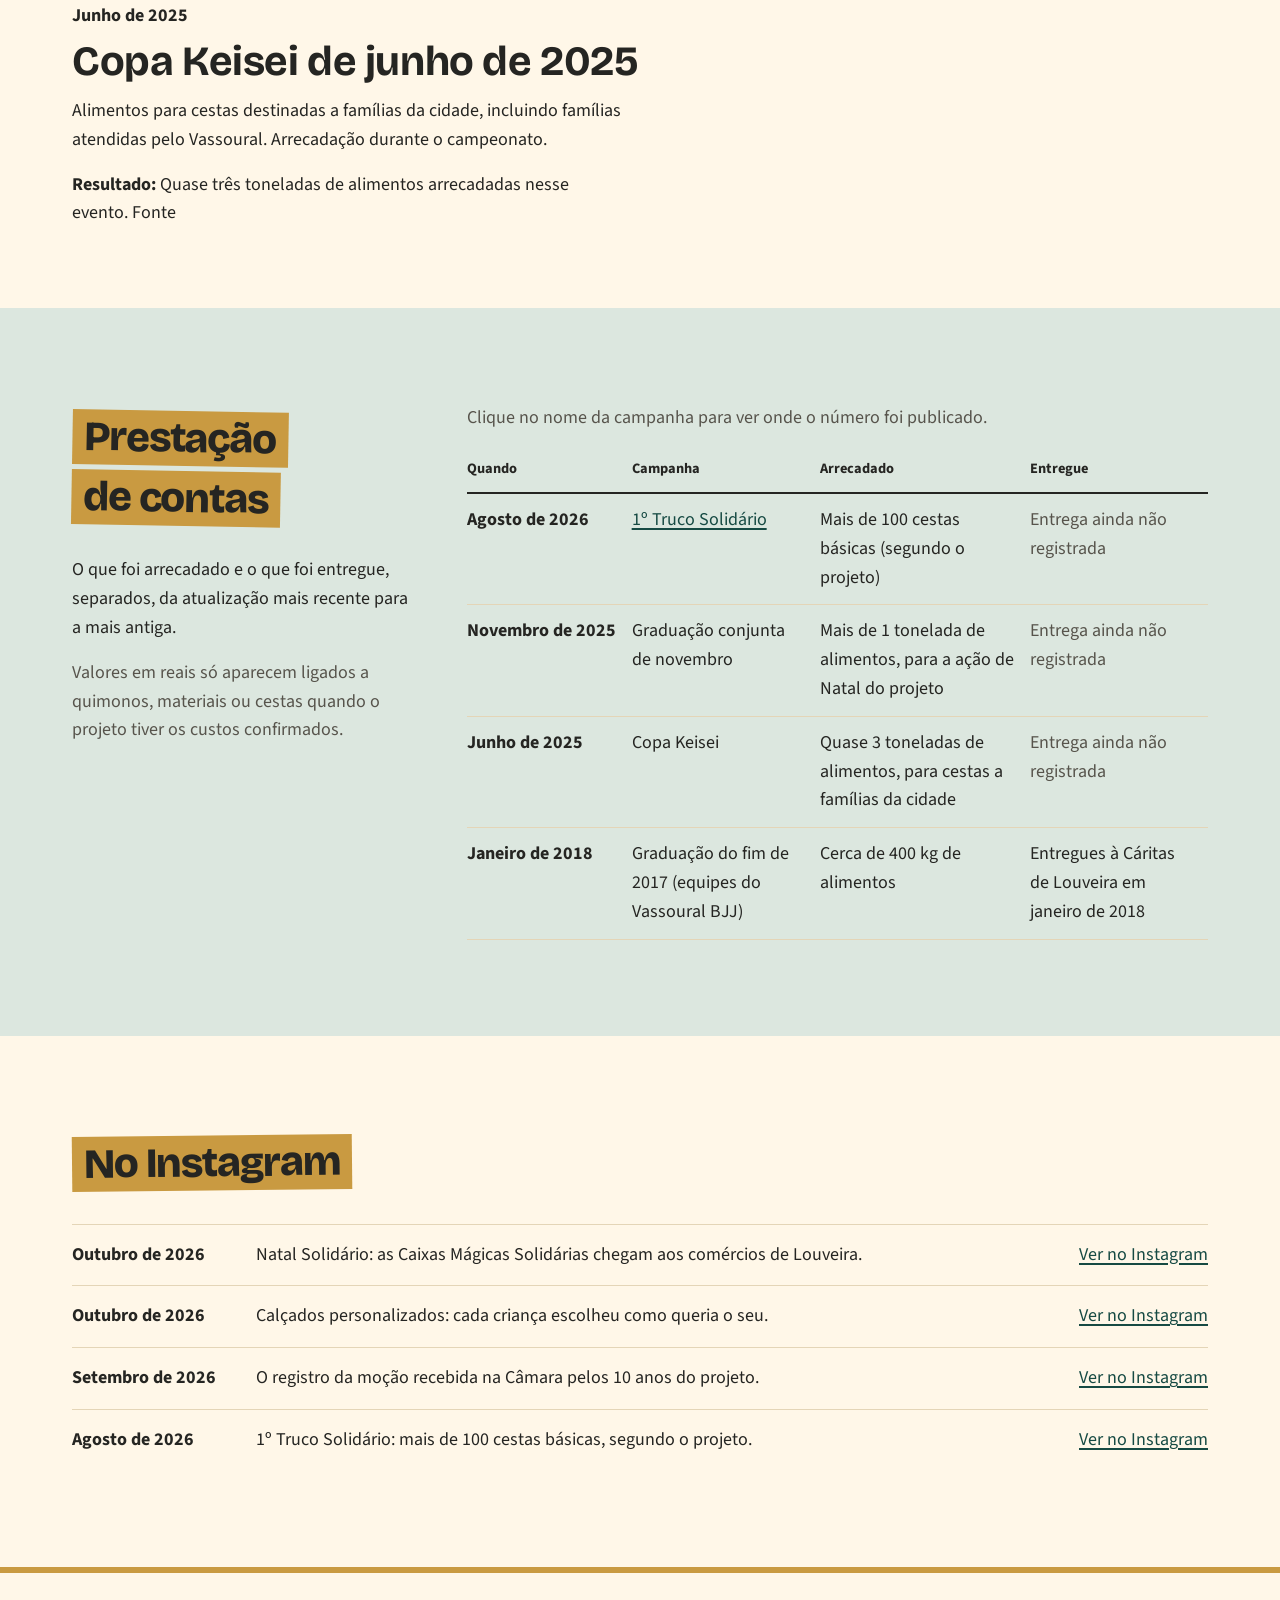
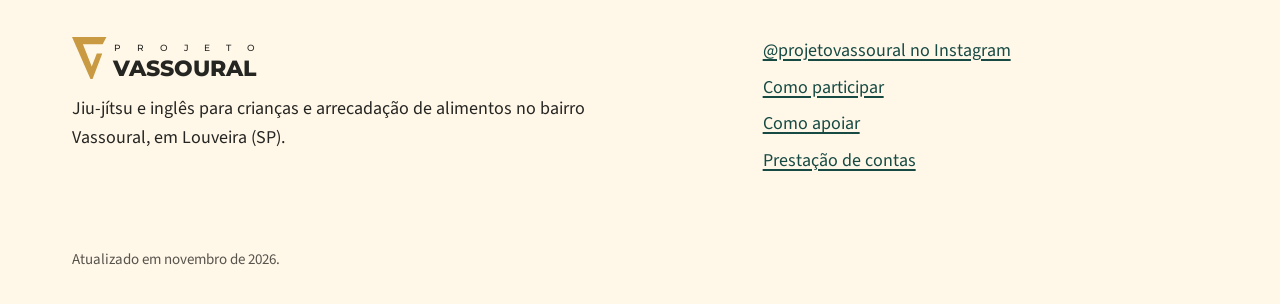
<file: resultados.html>
<!doctype html>
<html lang="pt-BR">
<head>
<meta charset="utf-8">
<meta name="viewport" content="width=device-width, initial-scale=1">
<title>Resultados · Projeto Vassoural</title>
<meta name="robots" content="noindex"><!-- tirar quando o site for validado -->
<meta name="description" content="Campanhas do Projeto Vassoural e a prestação de contas do que foi arrecadado e entregue.">
<script>(function(){var m=/[?&]previa=(1|0)/.exec(location.search),v=m&&m[1];try{if(m)sessionStorage.setItem("previa",m[1]);v=sessionStorage.getItem("previa");}catch(e){}if(v==="1")document.documentElement.classList.add("previa");})();</script>
<link rel="preconnect" href="https://fonts.googleapis.com">
<link rel="preconnect" href="https://fonts.gstatic.com" crossorigin>
<link rel="stylesheet" href="https://fonts.googleapis.com/css2?family=Bricolage+Grotesque:opsz,wght@12..96,600..800&family=Source+Sans+3:ital,wght@0,400..700;1,400&family=Montserrat:wght@500;800&display=swap">
<link rel="stylesheet" href="css/site.css">
<script src="js/dados.js" defer></script>
<script src="js/site.js" defer></script>
</head>
<body>
<a class="pular" href="#conteudo">Pular para o conteúdo</a>
<header class="topo">
  <div class="envoltorio">
    <a class="marca" href="index.html" aria-label="Projeto Vassoural, página inicial">
      <svg viewBox="0 0 440 100" aria-hidden="true"><path fill="#c99a41" d="M0 0H82L73 17H26L47 70L59 39H72L49 100H44Z"/><text x="100" y="33" font-family="Montserrat, sans-serif" font-weight="500" font-size="21" textLength="336" lengthAdjust="spacing" fill="currentColor">PROJETO</text><text x="98" y="94" font-family="Montserrat, sans-serif" font-weight="800" font-size="52" textLength="340" lengthAdjust="spacingAndGlyphs" fill="currentColor">VASSOURAL</text></svg>
    </a>
    <nav class="nav" aria-label="Principal">
      <button class="menu-botao" type="button" aria-expanded="false" aria-controls="nav-extra">Menu</button>
      <div class="nav-extra" id="nav-extra">
        <a href="index.html#atividades">Atividades</a>
        <a href="quem-somos.html">Quem somos</a>
        <a href="resultados.html" aria-current="page">Resultados</a>
      </div>
      <a class="nav-participar" href="participar.html">Como participar</a>
      <a class="nav-apoiar" href="apoiar.html">Como apoiar</a>
    </nav>
  </div>
</header>

<main id="conteudo">


  <section class="secao--curta envoltorio" style="padding-top:64px">
    <h1 style="font-size:var(--t-3xl);max-width:18ch">O que cada campanha arrecadou</h1>
    <p class="lead" style="margin-top:24px">Cada campanha conta do que precisava e como as pessoas ajudaram. Quando ela termina, o resultado aparece aqui, com o link de onde ele foi publicado. <a href="#contas">Ir direto para a prestação de contas</a></p>
  </section>

  <section class="secao--curta envoltorio" aria-labelledby="campanhas-titulo">
    <h2 id="campanhas-titulo" class="titulo-fita"><span class="fita">Campanhas</span></h2>
    <div class="grade"><div class="c-8" id="lista-campanhas"></div></div>
  </section>

  <section class="secao faixa-nevoa" id="contas" aria-labelledby="contas-titulo">
    <div class="envoltorio grade">
      <div class="c-4">
        <h2 id="contas-titulo" class="titulo-fita giro-direita"><span class="fita">Prestação de contas</span></h2>
        <p>O que foi arrecadado e o que foi entregue, separados, da atualização mais recente para a mais antiga.</p>
        <p class="apoio">Valores em reais só aparecem ligados a quimonos, materiais ou cestas quando o projeto tiver os custos confirmados.</p>
      </div>
      <div class="c-8 tabela-envoltorio">
        <table class="contas">
          <caption>Clique no nome da campanha para ver onde o número foi publicado.</caption>
          <thead><tr><th scope="col">Quando</th><th scope="col">Campanha</th><th scope="col">Arrecadado</th><th scope="col">Entregue</th></tr></thead>
          <tbody id="contas-corpo"></tbody>
        </table>
      </div>
    </div>
  </section>

  <section class="secao envoltorio" aria-labelledby="novidades-titulo">
    <h2 id="novidades-titulo" class="titulo-fita giro-leve"><span class="fita">No Instagram</span></h2>
    <ul class="novidades" id="novidades"></ul>
  </section>

</main>

<footer class="rodape">
  <div class="envoltorio grade">
    <div class="c-7">
      <a class="marca" href="index.html" aria-label="Projeto Vassoural, página inicial">
        <svg viewBox="0 0 440 100" aria-hidden="true"><path fill="#c99a41" d="M0 0H82L73 17H26L47 70L59 39H72L49 100H44Z"/><text x="100" y="33" font-family="Montserrat, sans-serif" font-weight="500" font-size="21" textLength="336" lengthAdjust="spacing" fill="currentColor">PROJETO</text><text x="98" y="94" font-family="Montserrat, sans-serif" font-weight="800" font-size="52" textLength="340" lengthAdjust="spacingAndGlyphs" fill="currentColor">VASSOURAL</text></svg>
      </a>
      <p>Jiu-jítsu e inglês para crianças e arrecadação de alimentos no bairro Vassoural, em Louveira (SP).</p>
    </div>
    <div class="c-5">
      <ul>
        <li><a data-contato="instagram" href="https://www.instagram.com/projetovassoural/" rel="noopener">@projetovassoural no Instagram</a></li>
        <li><a href="participar.html">Como participar</a></li>
        <li><a href="apoiar.html">Como apoiar</a></li>
        <li><a href="resultados.html#contas">Prestação de contas</a></li>
        <li class="so-previa"><a href="pendencias.html">Pendências da prévia</a></li>
      </ul>
    </div>
    <small class="c-12">Atualizado em novembro de 2026.</small>
  </div>
</footer>
</body>
</html>
</file>
<file: css/site.css>
/* Projeto Vassoural — folha de estilo única.
   Tokens e o porquê de cada um em DESIGN.md. */

:root {
  color-scheme: light;

  --papel: #fff7e8;        /* fundo: calor e espaço para as fotos */
  --papel-2: #f5e9d0;      /* superfície das histórias */
  --carvao: #252522;       /* texto e o nome no logo */
  --carvao-suave: #57544c; /* texto de apoio (6,9:1 sobre papel) */
  --petroleo: #164a43;     /* botões principais e a seção Como apoiar (papel sobre petróleo 9,4:1) */
  --petroleo-escuro: #0e352f;
  --nevoa: #dce7df;        /* separa a seção Como participar */
  --dourado: #c99a41;      /* o símbolo do logo: fitas, traços, o recorte da abertura. Texto sobre ele só em carvão */
  --linha: #e4d5b7;
  --pendente: #7a5200;
  --pendente-fundo: #fff0c2;

  --f-titulo: "Bricolage Grotesque", "Source Sans 3", system-ui, sans-serif;
  --f-texto: "Source Sans 3", system-ui, sans-serif;

  /* escala 1.25 sobre 18px */
  --t-s: 0.9rem;
  --t-m: 1.125rem;
  --t-l: 1.35rem;
  --t-xl: 1.7rem;
  --t-2xl: clamp(1.9rem, 1.5rem + 1.6vw, 2.6rem);
  --t-3xl: clamp(2.3rem, 1.7rem + 2.6vw, 3.4rem);
  --t-hero: clamp(2.9rem, 1.8rem + 5vw, 5.6rem);

  --e-1: 4px; --e-2: 8px; --e-3: 12px; --e-4: 16px; --e-5: 24px;
  --e-6: 32px; --e-7: 48px; --e-8: 64px; --e-9: 96px; --e-10: 128px;

  --largura: 1200px;
  --calha: 16px;
  --raio: 6px;
}
@media (min-width: 768px) { :root { --calha: 32px; } }

*, *::before, *::after { box-sizing: border-box; }
html, body { overflow-x: clip; }
body {
  margin: 0;
  background: var(--papel);
  color: var(--carvao);
  font-family: var(--f-texto);
  font-size: var(--t-m);
  line-height: 1.6;
}
img { max-width: 100%; height: auto; display: block; }

h1, h2, h3 {
  font-family: var(--f-titulo);
  font-weight: 800;
  line-height: 1.04;
  letter-spacing: -0.02em;
  margin: 0;
  text-wrap: balance;
}
h1 { font-size: var(--t-hero); }
h2 { font-size: var(--t-3xl); }
h3 { font-size: var(--t-xl); font-weight: 700; line-height: 1.12; letter-spacing: -0.01em; }

p { margin: 0 0 var(--e-4); max-width: 62ch; text-wrap: pretty; }
p:last-child { margin-bottom: 0; }
a { color: var(--petroleo); text-decoration-thickness: 1.5px; text-underline-offset: 0.16em; }
a:hover { text-decoration-thickness: 3px; }
strong { font-weight: 700; }
:focus-visible { outline: 3px solid var(--carvao); outline-offset: 3px; border-radius: 2px; }

.apoio { color: var(--carvao-suave); }
.lead { font-size: var(--t-l); line-height: 1.5; }

.pular { position: absolute; left: var(--calha); top: -100px; background: var(--carvao); color: var(--papel); padding: var(--e-2) var(--e-4); z-index: 100; }
.pular:focus { top: var(--e-2); }

.envoltorio { max-width: var(--largura); margin-inline: auto; padding-inline: var(--calha); }

/* ---------- Topo ---------- */

.topo .envoltorio { display: flex; align-items: center; gap: var(--e-4); min-height: 76px; }
.marca { display: inline-flex; margin-right: auto; color: var(--carvao); line-height: 0; }
.marca svg { height: 42px; width: auto; }
.nav { display: flex; align-items: center; gap: var(--e-1); }
.nav a { color: var(--carvao); text-decoration: none; font-weight: 600; padding: var(--e-2) var(--e-3); border-radius: var(--raio); }
.nav a:hover { text-decoration: underline; }
.nav a[aria-current="page"] { text-decoration: underline; text-decoration-color: var(--dourado); text-decoration-thickness: 3px; }
.nav .nav-apoiar { background: var(--petroleo); color: var(--papel); margin-left: var(--e-2); }
.nav .nav-apoiar:hover { background: var(--petroleo-escuro); text-decoration: none; }
.nav-extra { display: flex; gap: var(--e-1); }
.menu-botao { display: none; }

@media (max-width: 899px) {
  .topo .envoltorio { flex-wrap: wrap; padding-block: var(--e-3) var(--e-2); row-gap: var(--e-2); }
  .marca svg { height: 36px; }
  .nav { flex-basis: 100%; flex-wrap: wrap; gap: var(--e-2); }
  .nav .nav-participar { order: 1; padding-left: 0; }
  .nav .nav-apoiar { order: 2; margin-left: 0; }
  .menu-botao {
    order: 3; margin-left: auto;
    display: inline-flex; align-items: center;
    font: inherit; font-weight: 600;
    background: none; border: 1.5px solid var(--carvao); color: var(--carvao);
    padding: 6px var(--e-3); border-radius: var(--raio); cursor: pointer;
  }
  .nav-extra { order: 4; display: none; flex-basis: 100%; flex-direction: column; border-top: 1px solid var(--linha); padding-block: var(--e-2); }
  .nav-extra.aberto { display: flex; }
  .nav-extra a { padding: var(--e-3) 0; }
}

/* ---------- Botões ---------- */

.botoes { display: flex; flex-wrap: wrap; align-items: center; gap: var(--e-3) var(--e-5); margin-top: var(--e-6); }
.botao {
  display: inline-flex; align-items: center; justify-content: center;
  min-height: 52px; padding: var(--e-3) var(--e-5);
  font: inherit; font-weight: 700; font-size: var(--t-m);
  text-decoration: none; border-radius: var(--raio);
  border: 2px solid var(--petroleo); background: var(--petroleo); color: var(--papel);
  cursor: pointer;
  transition: background-color 150ms ease-out, color 150ms ease-out, border-color 150ms ease-out;
}
.botao:hover { background: var(--petroleo-escuro); border-color: var(--petroleo-escuro); }
.botao--linha { background: transparent; color: var(--carvao); border-color: var(--carvao); }
.botao--linha:hover { background: var(--carvao); color: var(--papel); border-color: var(--carvao); }
.link-seta { font-weight: 700; text-decoration: none; color: var(--carvao); }
.link-seta::after { content: " →"; color: var(--dourado); }
.link-seta:hover { text-decoration: underline; }

/* ---------- Fita: o título colado como a fita de grau na faixa ---------- */

.fita {
  display: inline;
  background: var(--dourado);
  color: var(--carvao);
  padding: 0.04em 0.28em 0.08em;
  -webkit-box-decoration-break: clone;
  box-decoration-break: clone;
  font-size: var(--t-2xl);
  line-height: 1.35;
}
.titulo-fita { margin-bottom: var(--e-6); transform: rotate(var(--giro, -1.5deg)); transform-origin: left center; max-width: 18ch; }
.giro-direita { --giro: 1deg; }
.giro-leve { --giro: -0.6deg; }

/* ---------- Abertura (Skateistan: foto de ação grande; 826: a marca à mão) ---------- */

.abertura { padding-top: var(--e-6); }
.abertura .envoltorio { display: grid; gap: var(--e-6); }
.abertura h1 { max-width: 12ch; font-size: clamp(2.9rem, 1.8rem + 4.4vw, 5rem); }
.abertura .lead { margin-top: var(--e-5); max-width: 34ch; }
.marcado { position: relative; white-space: nowrap; }
.marcado svg { position: absolute; left: -2%; bottom: -0.16em; width: 104%; height: 0.32em; overflow: visible; }
.seta-mao { width: 74px; height: 54px; color: var(--carvao); flex: none; }
@media (max-width: 599px) { .seta-mao { display: none; } }

.abertura-foto {
  position: relative;
  margin: 0 calc(-1 * var(--calha));
  aspect-ratio: 4 / 3;
  background: var(--petroleo);
  overflow: hidden;
}
.abertura-foto img { width: 100%; height: 100%; object-fit: cover; }
.abertura-foto .foto-vaga { position: absolute; inset: 0; z-index: 3; padding-left: 22%; aspect-ratio: auto; background: transparent; color: var(--papel); border: 0; border-radius: 0; }
/* o recorte dourado da diagonal do símbolo: passa uma vez pela foto e assenta na borda */
.abertura-foto::after {
  content: "";
  position: absolute; z-index: 2;
  top: 0; bottom: 0; left: -2px;
  width: 20%;
  background: var(--dourado);
  clip-path: polygon(0 0, 100% 0, 38% 100%, 0 100%);
  animation: recorte 950ms cubic-bezier(0.2, 0.7, 0.2, 1) 150ms both;
}
@keyframes recorte {
  from { transform: translateX(320%); }
  to   { transform: translateX(0); }
}
@media (min-width: 900px) {
  .abertura { padding-top: var(--e-7); }
  .abertura .envoltorio { grid-template-columns: 6fr 6fr; align-items: center; gap: var(--e-7); }
  .abertura-foto {
    margin: 0 calc((min(100vw, var(--largura)) - 100vw) / 2 - var(--calha)) 0 0;
    aspect-ratio: auto; min-height: 600px; height: 100%;
  }
  .abertura-foto::after { width: 15%; }
}

/* ---------- Fotos e espaços reservados ---------- */

.foto { margin: 0; }
.foto img { width: 100%; aspect-ratio: 3 / 2; object-fit: cover; border-radius: var(--raio); }
.foto figcaption { font-size: var(--t-s); color: var(--carvao-suave); margin-top: var(--e-2); max-width: 56ch; }
.faixa-petroleo .foto figcaption { color: #cfe0da; }
/* Na prévia, cada foto mostra o número que ela tem na lista de fotos.html */
[data-foto-nota] { position: relative; }
html.previa [data-foto-nota]::before {
  content: attr(data-foto-nota);
  position: absolute; z-index: 4; top: 8px; left: 8px; max-width: calc(100% - 16px);
  font: 600 0.75rem/1.3 ui-monospace, monospace;
  color: var(--pendente); background: var(--pendente-fundo);
  padding: 2px 6px; border-radius: 3px;
}
html.previa .abertura-foto[data-foto-nota]::before { left: 24%; max-width: 72%; }
.lista-fotos { list-style: none; padding: 0; margin: 0; counter-reset: none; }
.lista-fotos li { display: grid; gap: var(--e-4); padding: var(--e-5) 0; border-bottom: 1px solid var(--linha); }
.lista-fotos h2 { font-size: var(--t-xl); margin-bottom: var(--e-2); }
.lista-fotos p { margin: 0 0 var(--e-2); }
.lista-fotos .situacao { font-weight: 700; }
.lista-fotos img, .lista-fotos .sem-foto { width: 100%; aspect-ratio: 3 / 2; object-fit: cover; border-radius: var(--raio); }
.lista-fotos .sem-foto { display: grid; place-items: center; text-align: center; padding: var(--e-3); background: var(--papel-2); border: 1px dashed var(--carvao-suave); color: var(--carvao-suave); font-size: var(--t-s); }
@media (min-width: 700px) { .lista-fotos li { grid-template-columns: 220px 1fr; align-items: start; } }
.abertura-foto img { display: block; }
.foto-vaga {
  position: relative;
  aspect-ratio: 3 / 2;
  display: grid; place-items: center; text-align: center;
  padding: var(--e-5);
  background: var(--papel-2);
  border: 1px dashed var(--carvao-suave);
  border-radius: var(--raio);
  color: var(--carvao-suave);
  font-size: var(--t-s);
}

/* ---------- Seções ---------- */

.secao { padding-block: var(--e-9); }
.secao--curta { padding-block: var(--e-7); }
@media (max-width: 767px) { .secao { padding-block: var(--e-8); } }

.grade { display: grid; gap: var(--e-6); }
@media (min-width: 900px) {
  .grade { grid-template-columns: repeat(12, 1fr); gap: var(--e-6) var(--e-7); }
  .c-4 { grid-column: span 4; } .c-5 { grid-column: span 5; } .c-6 { grid-column: span 6; }
  .c-7 { grid-column: span 7; } .c-8 { grid-column: span 8; } .c-12 { grid-column: 1 / -1; }
  .c-desloca { grid-column: 5 / span 8; }
}

/* ---------- Atividades ---------- */

.atividades { display: grid; gap: var(--e-8); }
@media (min-width: 900px) {
  .atividades { grid-template-columns: 1fr 1fr; gap: var(--e-7); }
  .atividade:nth-child(2) { margin-top: var(--e-9); }
}
.atividade h3 { font-size: var(--t-3xl); font-weight: 800; margin: var(--e-5) 0 var(--e-3); }
.atividade .pratico { margin-top: var(--e-4); padding-top: var(--e-4); border-top: 2px solid var(--carvao); }

/* ---------- Como participar ---------- */

.faixa-nevoa { background: var(--nevoa); }
.turmas { list-style: none; padding: 0; margin: 0 0 var(--e-6); }
.turmas li { padding: var(--e-4) 0; border-bottom: 1px solid rgba(37,37,34,0.18); font-size: var(--t-l); line-height: 1.4; }
.turmas strong { font-family: var(--f-titulo); }
.contato-grande { font-family: var(--f-titulo); font-weight: 800; font-size: var(--t-2xl); line-height: 1.1; letter-spacing: -0.02em; margin: var(--e-2) 0 var(--e-5); }
.contato-grande a { color: var(--carvao); text-decoration-color: var(--dourado); text-decoration-thickness: 4px; }

/* ---------- Histórias (Skateistan: foto + corpo colorido; 826: a voz da turma) ---------- */

.historias { display: grid; gap: var(--e-6); }
@media (min-width: 900px) {
  .historias { grid-template-columns: 7fr 5fr; align-items: start; }
  .historia--grande { grid-row: span 2; }
}
.historia { border-radius: var(--raio); overflow: hidden; background: var(--papel-2); }
.historia .foto-vaga { border-radius: 0; border: 0; border-bottom: 1px dashed var(--carvao-suave); }
.historia img { border-radius: 0; }
.historia-corpo { padding: var(--e-5); }
.historia--nevoa { background: var(--nevoa); }
.historia--carvao { background: var(--carvao); color: var(--papel); }
.historia--carvao a { color: var(--papel); }
.historia-data { font-weight: 700; font-size: var(--t-s); margin-bottom: var(--e-2); }
.historia h3 { margin-bottom: var(--e-3); }
.historia--grande h3 { font-size: var(--t-2xl); }

.pessoa { display: grid; gap: var(--e-5); align-items: start; }
@media (min-width: 900px) { .pessoa { grid-template-columns: 5fr 7fr; gap: var(--e-7); } }
.pessoa h3 { font-size: var(--t-2xl); margin-bottom: var(--e-3); }

/* ---------- Como apoiar (a única virada de cor da página) ---------- */

.faixa-petroleo { background: var(--petroleo); color: var(--papel); }
.faixa-petroleo a { color: var(--papel); }
.faixa-petroleo .apoio { color: #cfe0da; }
.faixa-petroleo .botao { background: var(--dourado); border-color: var(--dourado); color: var(--carvao); }
.faixa-petroleo .botao:hover { background: #b78a35; border-color: #b78a35; }
.faixa-petroleo .botao--linha { background: transparent; color: var(--papel); border-color: var(--papel); }
.faixa-petroleo .botao--linha:hover { background: var(--papel); color: var(--petroleo); }
.faixa-petroleo .link-seta { color: var(--papel); }
.faixa-petroleo :focus-visible { outline-color: var(--dourado); }
.faixa-petroleo .foto-vaga { background: rgba(255,247,232,0.08); color: #cfe0da; border-color: #cfe0da; }

.formas { list-style: none; padding: 0; margin: 0; }
.formas li { padding: var(--e-5) 0; border-top: 1px solid rgba(255,247,232,0.25); }
.formas li:last-child { border-bottom: 1px solid rgba(255,247,232,0.25); }
.formas h3 { margin-bottom: var(--e-2); }
.numero-grande {
  font-family: var(--f-titulo); font-weight: 800;
  font-size: clamp(3rem, 2rem + 5vw, 5.5rem);
  line-height: 0.95; letter-spacing: -0.03em;
  margin-bottom: var(--e-3);
}

/* ---------- Campanhas ---------- */

.campanha { padding: var(--e-6) 0; border-top: 2px solid currentColor; }
.campanha-data { font-weight: 700; margin-bottom: var(--e-2); }
.em-andamento { background: var(--dourado); color: var(--carvao); padding: 1px 8px; border-radius: 3px; margin-left: var(--e-2); }
.campanha h3 { font-size: var(--t-2xl); margin-bottom: var(--e-3); }
.campanha .botoes { margin-top: var(--e-5); }
.feedback { font-size: var(--t-s); }

/* ---------- Linha do tempo: a faixa com os graus ---------- */

.faixa-tempo { list-style: none; margin: 0; padding: 0; position: relative; }
.faixa-tempo::before {
  content: ""; position: absolute; left: 0; top: 0; bottom: 0; width: 16px;
  background: var(--carvao); border-radius: 2px;
}
.faixa-tempo li { position: relative; padding: var(--e-5) 0 var(--e-5) 48px; }
.faixa-tempo li::before {
  content: ""; position: absolute; left: 0; top: calc(var(--e-5) + 0.6em); width: 16px; height: 6px; background: var(--dourado);
}
.faixa-tempo .ano { font-family: var(--f-titulo); font-weight: 800; font-size: var(--t-xl); display: block; margin-bottom: var(--e-1); }
@media (min-width: 900px) {
  .faixa-tempo li { display: grid; grid-template-columns: 8.5rem 1fr; gap: var(--e-5); padding-left: 56px; }
}

/* ---------- Prestação de contas ---------- */

.tabela-envoltorio { overflow-x: auto; }
.contas { width: 100%; border-collapse: collapse; min-width: 600px; }
.contas caption { text-align: left; padding-bottom: var(--e-3); color: var(--carvao-suave); }
.contas th, .contas td { text-align: left; vertical-align: top; padding: var(--e-3) var(--e-4) var(--e-3) 0; border-bottom: 1px solid var(--linha); }
.contas thead th { font-size: var(--t-s); border-bottom: 2px solid var(--carvao); }
.contas td:first-child { font-weight: 700; white-space: nowrap; font-variant-numeric: tabular-nums; }
.contas .sem-registro { color: var(--carvao-suave); }
@media (max-width: 639px) {
  .contas { min-width: 0; }
  .contas thead { position: absolute; width: 1px; height: 1px; overflow: hidden; clip: rect(0 0 0 0); }
  .contas tr { display: block; padding: var(--e-4) 0; border-bottom: 1px solid var(--linha); }
  .contas td { display: block; border: 0; padding: 2px 0; }
  .contas td[data-rotulo]::before { content: attr(data-rotulo) ": "; font-weight: 700; }
}

/* ---------- Apoiar ---------- */

.passos { padding-left: 1.3em; margin: 0 0 var(--e-5); max-width: 62ch; }
.passos li { margin-bottom: var(--e-3); }
.itens { columns: 2 11rem; padding-left: 1.1em; margin: 0 0 var(--e-5); }
.itens li { margin-bottom: var(--e-1); }
.pontos { list-style: none; padding: 0; margin: 0 0 var(--e-5); }
.pontos li { padding: var(--e-3) 0; border-bottom: 1px solid var(--linha); }
.pix { display: grid; gap: var(--e-5); padding: var(--e-5); background: #fff; border-radius: var(--raio); border: 2px solid var(--carvao); }
@media (min-width: 700px) { .pix { grid-template-columns: 200px 1fr; } }
.pix img { width: 200px; height: 200px; }
.pix-codigo { font-family: ui-monospace, monospace; font-size: 0.8rem; word-break: break-all; background: var(--papel); padding: var(--e-3); margin: var(--e-3) 0; }

/* ---------- Novidades ---------- */

.novidades { list-style: none; padding: 0; margin: 0; }
.novidades li { padding: var(--e-4) 0; border-top: 1px solid var(--linha); display: grid; gap: var(--e-1); }
@media (min-width: 768px) { .novidades li { grid-template-columns: 10rem 1fr auto; gap: var(--e-5); align-items: baseline; } }

/* ---------- Rodapé ---------- */

.rodape { padding-block: var(--e-8) var(--e-6); border-top: 6px solid var(--dourado); }
.rodape .marca { margin-bottom: var(--e-4); }
.rodape ul { list-style: none; padding: 0; margin: 0; }
.rodape li { margin-bottom: var(--e-2); }
.rodape small { display: block; margin-top: var(--e-6); color: var(--carvao-suave); }

/* ---------- Prévia × versão pública ---------- */

html:not(.previa) [data-pendente] { display: none !important; }
html:not(.previa) .so-previa { display: none !important; }
html.previa [data-pendente] { outline: 2px dashed var(--pendente); outline-offset: 4px; }
html.previa [data-pendente]::before {
  content: "Pendente: " attr(data-pendente);
  display: block; grid-column: 1 / -1;
  font: 500 0.75rem/1.4 ui-monospace, monospace;
  letter-spacing: 0; text-align: left;
  color: var(--pendente); background: var(--pendente-fundo);
  padding: 4px 8px; margin-bottom: var(--e-3);
}
html.previa .foto-vaga[data-pendente]::before { position: absolute; top: 8px; left: 8px; right: 8px; }
.barra-previa { background: var(--pendente-fundo); color: #4a3200; font-size: var(--t-s); border-bottom: 1px solid var(--pendente); }
.barra-previa .envoltorio { display: flex; flex-wrap: wrap; gap: var(--e-2) var(--e-5); padding-block: var(--e-2); }
.barra-previa a { color: #4a3200; font-weight: 700; }
.fonte-pendente { font: 500 0.7rem ui-monospace, monospace; color: var(--pendente); background: var(--pendente-fundo); padding: 0 4px; margin-left: 4px; }
html:not(.previa) .fonte-pendente { display: none; }
.checklist { list-style: none; padding: 0; margin: 0; }
.checklist li { padding: var(--e-4) 0; border-bottom: 1px solid var(--linha); }
.checklist strong { display: block; }

[hidden] { display: none !important; }

@media (prefers-reduced-motion: reduce) {
  *, *::before, *::after { animation: none !important; transition: none !important; }
}
</file>
